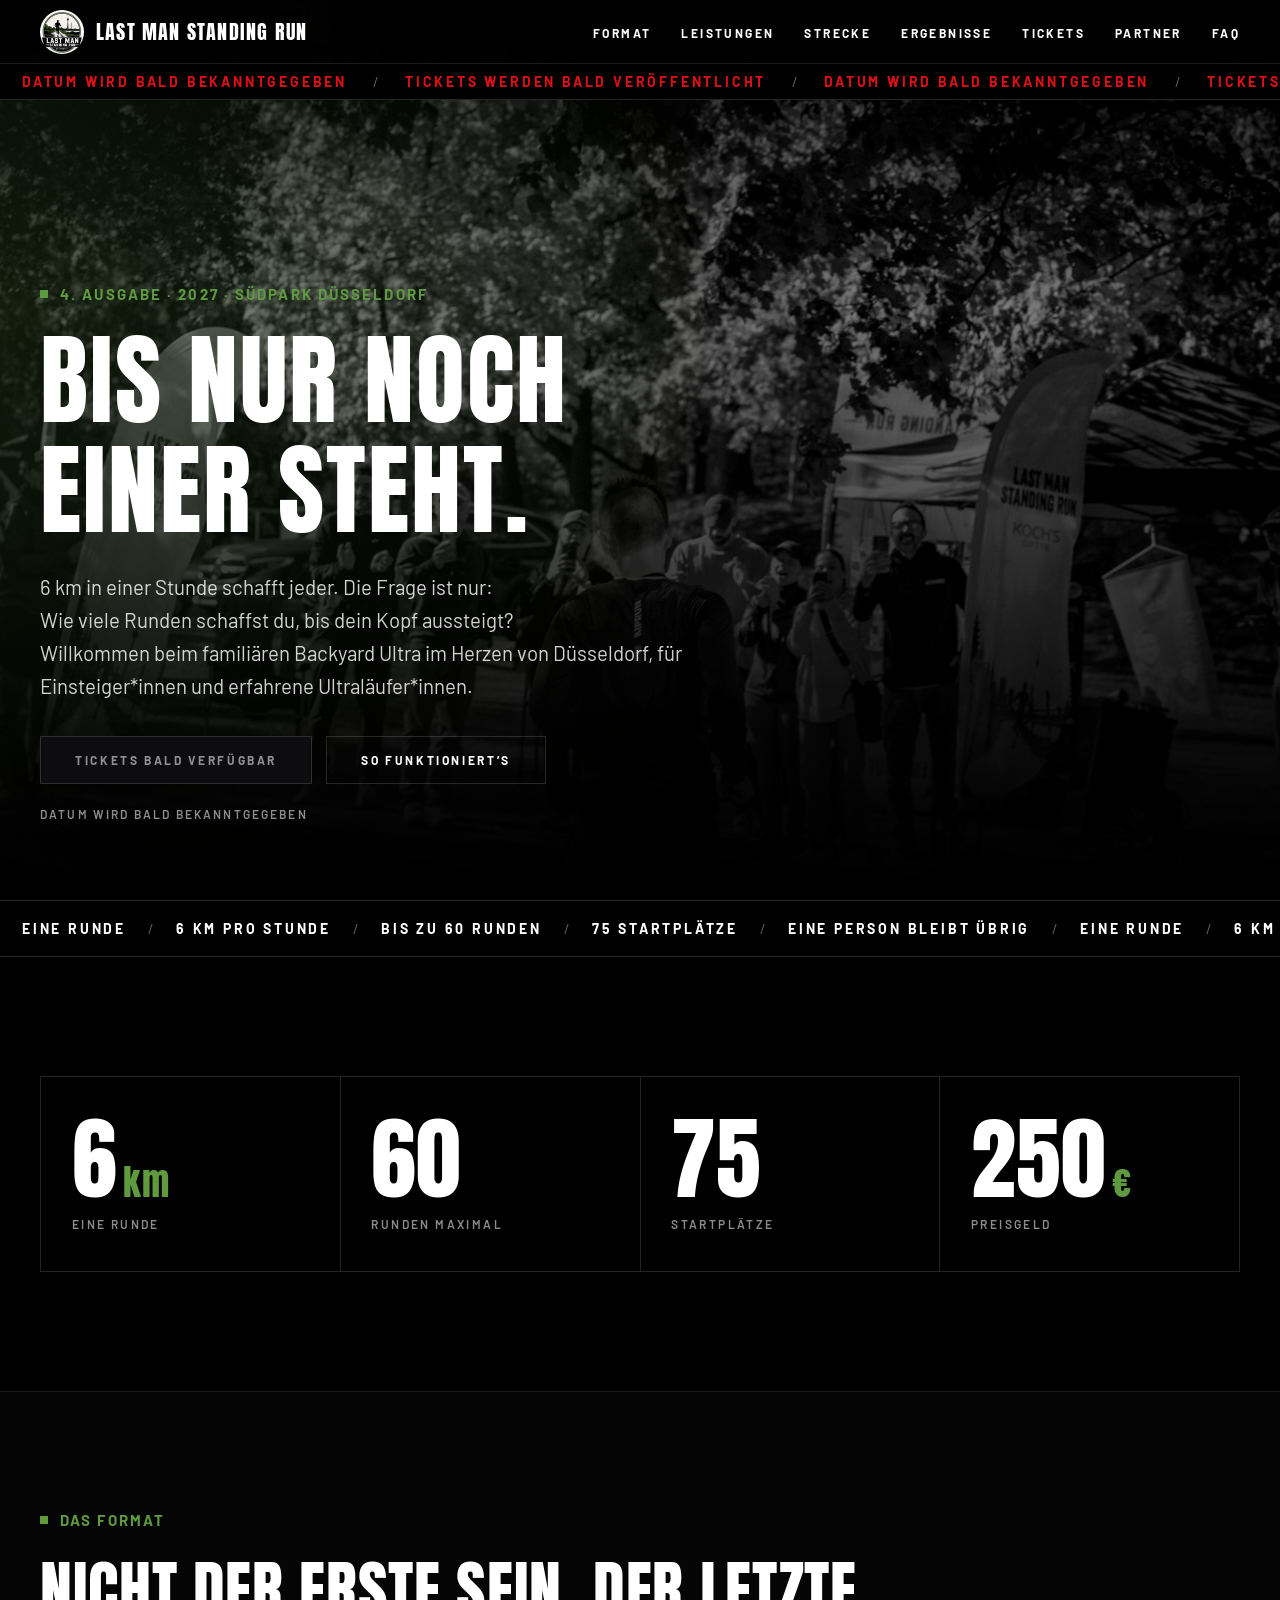
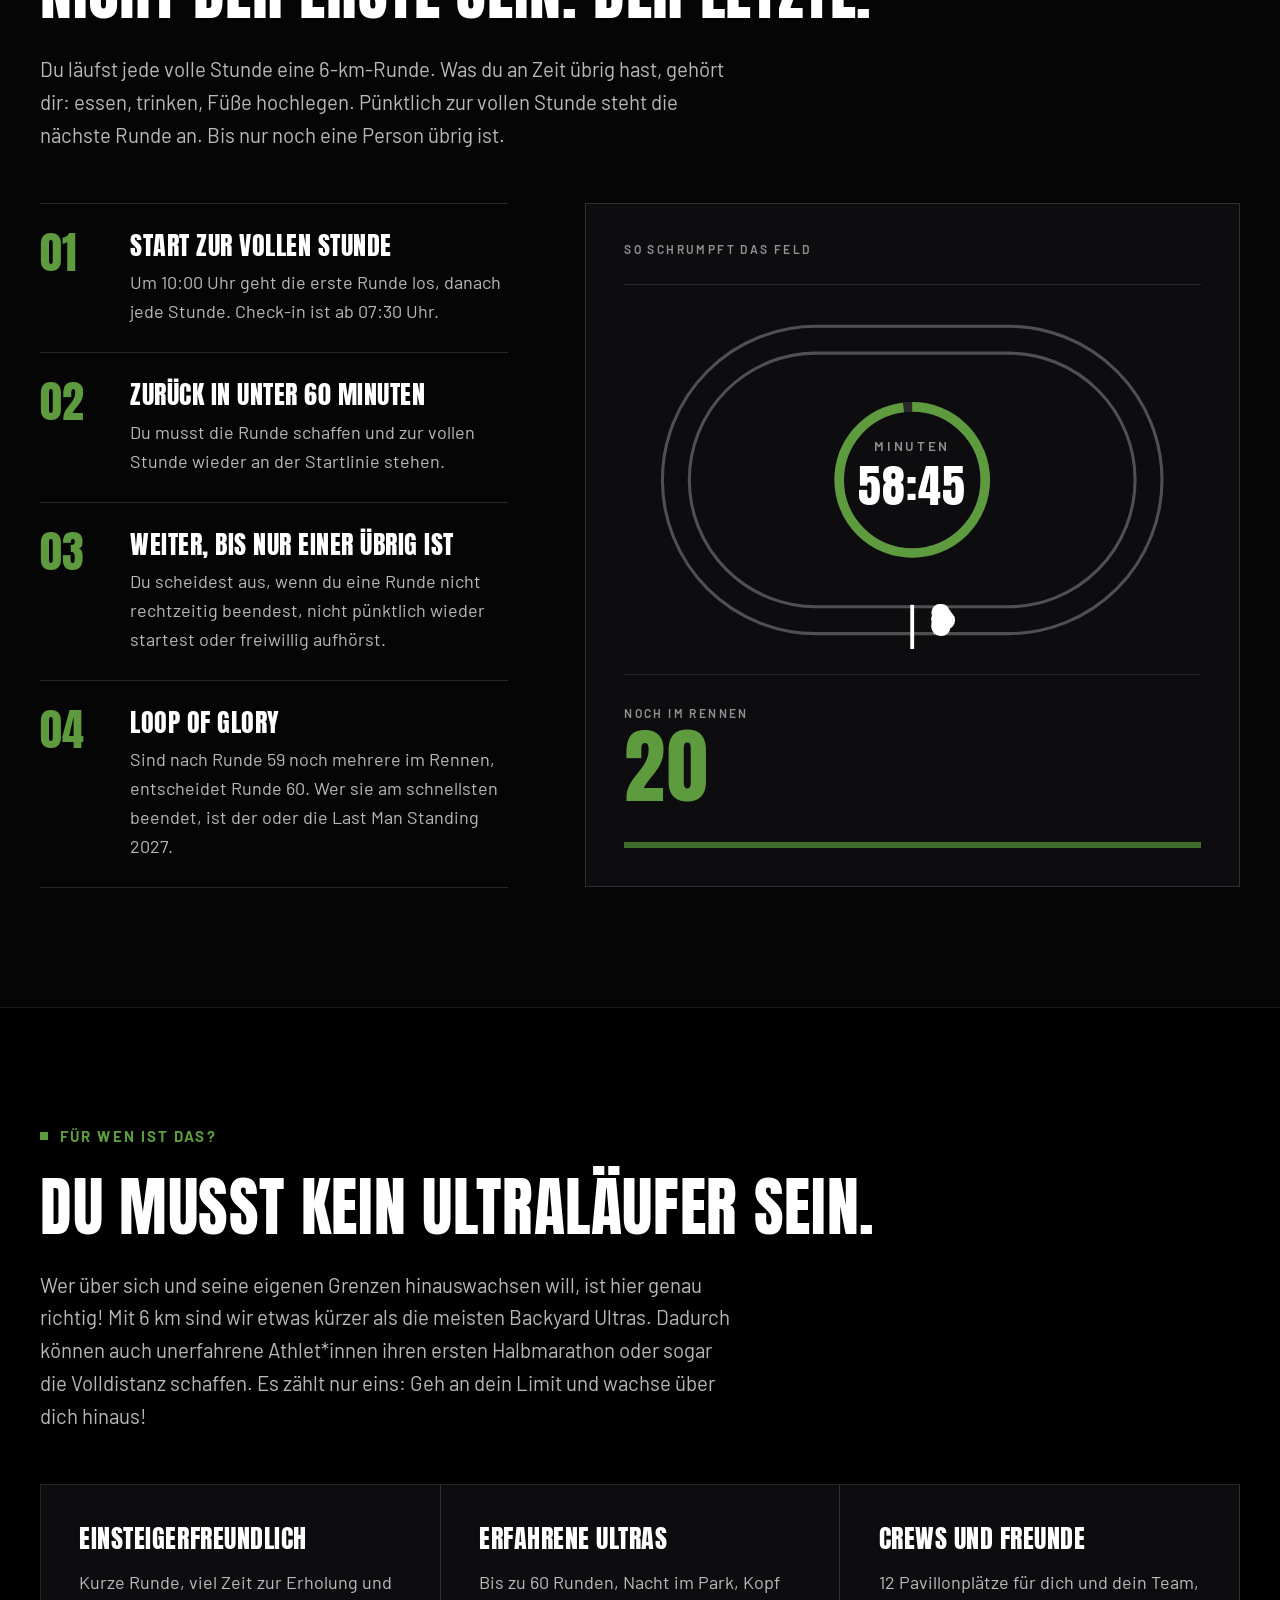
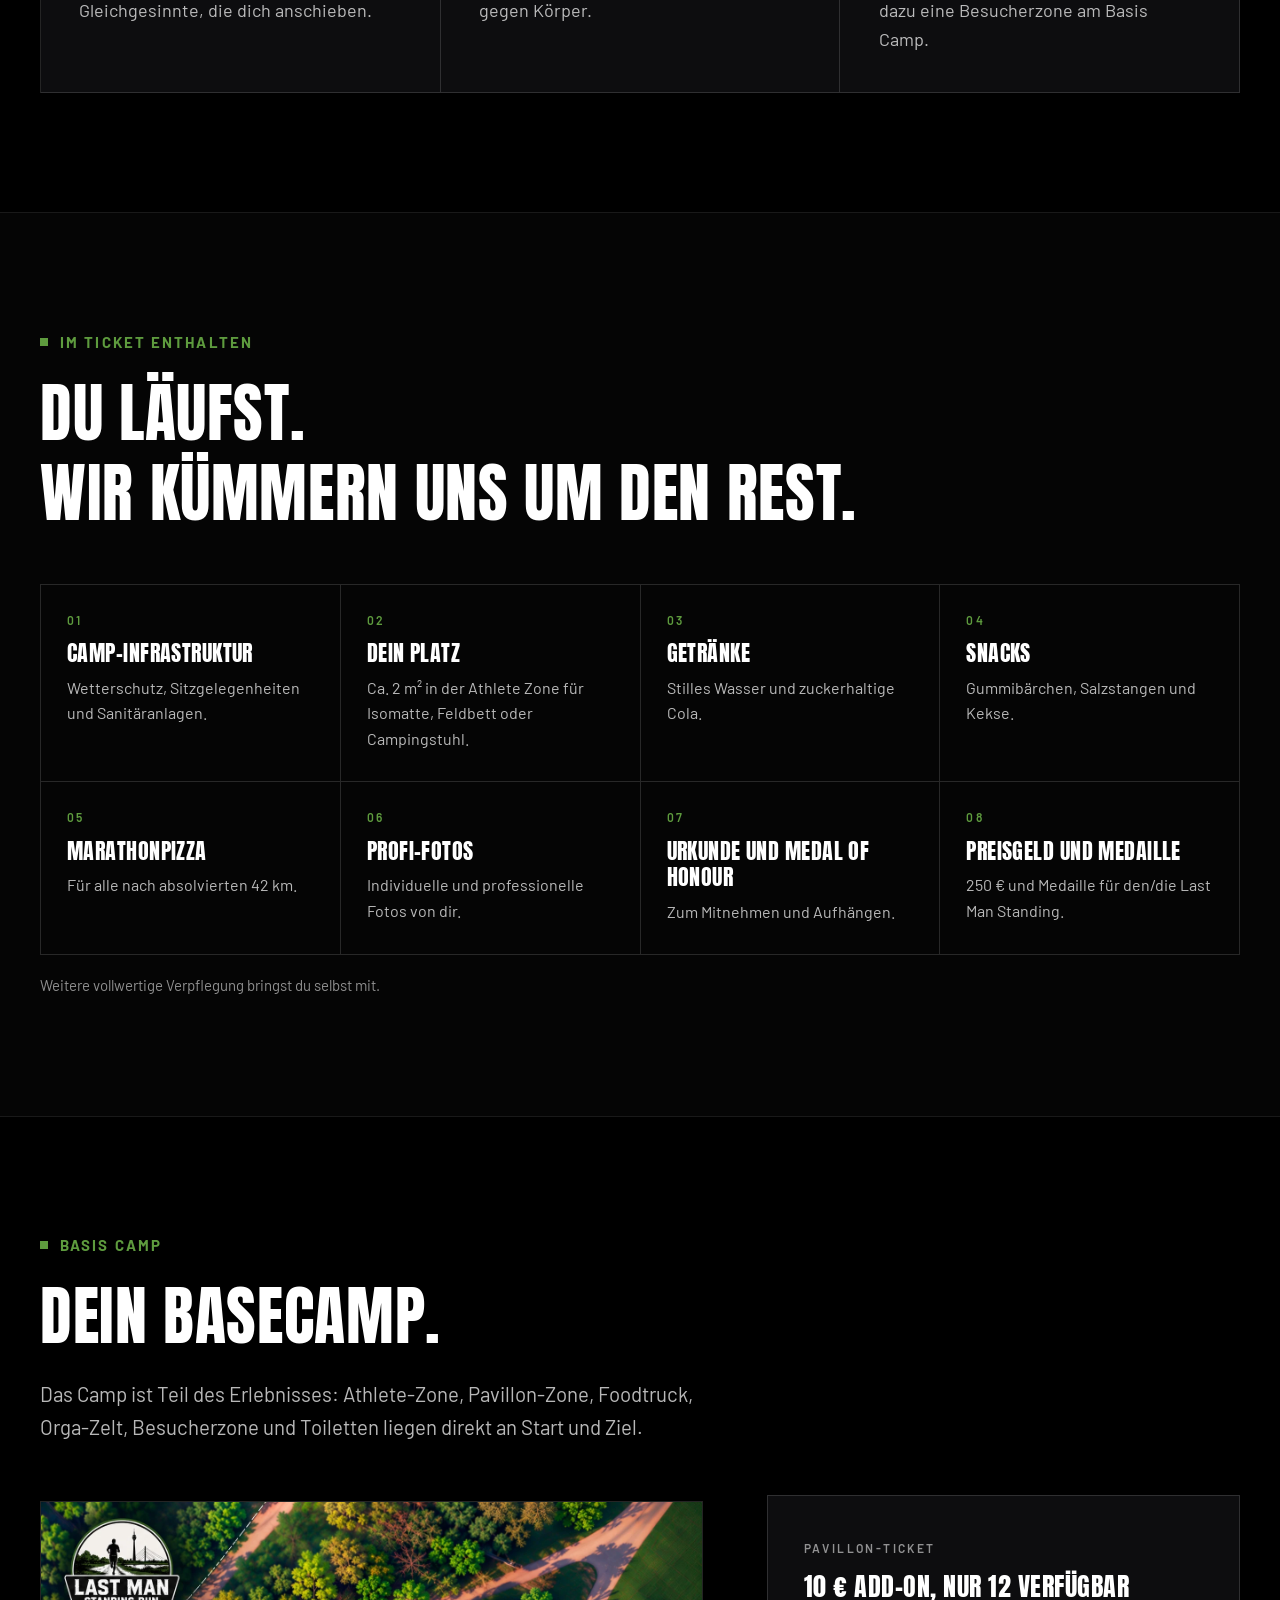
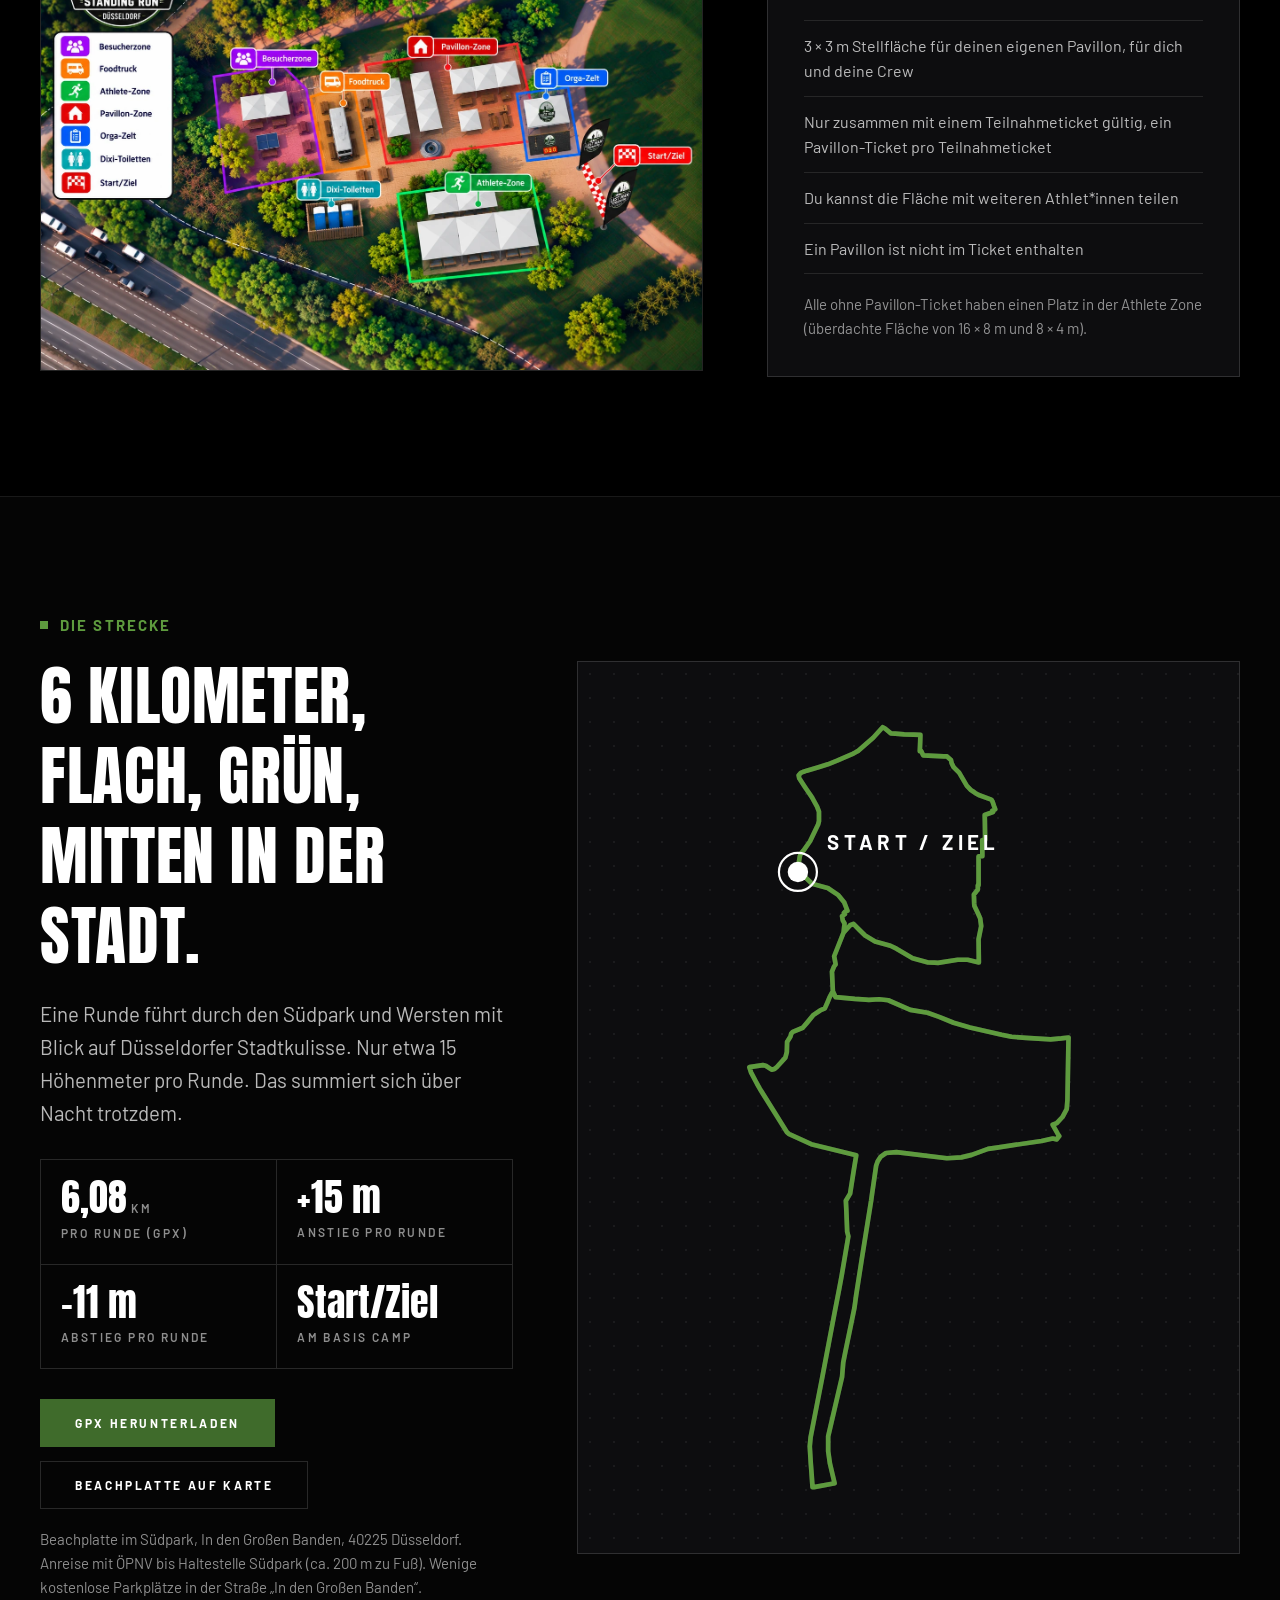
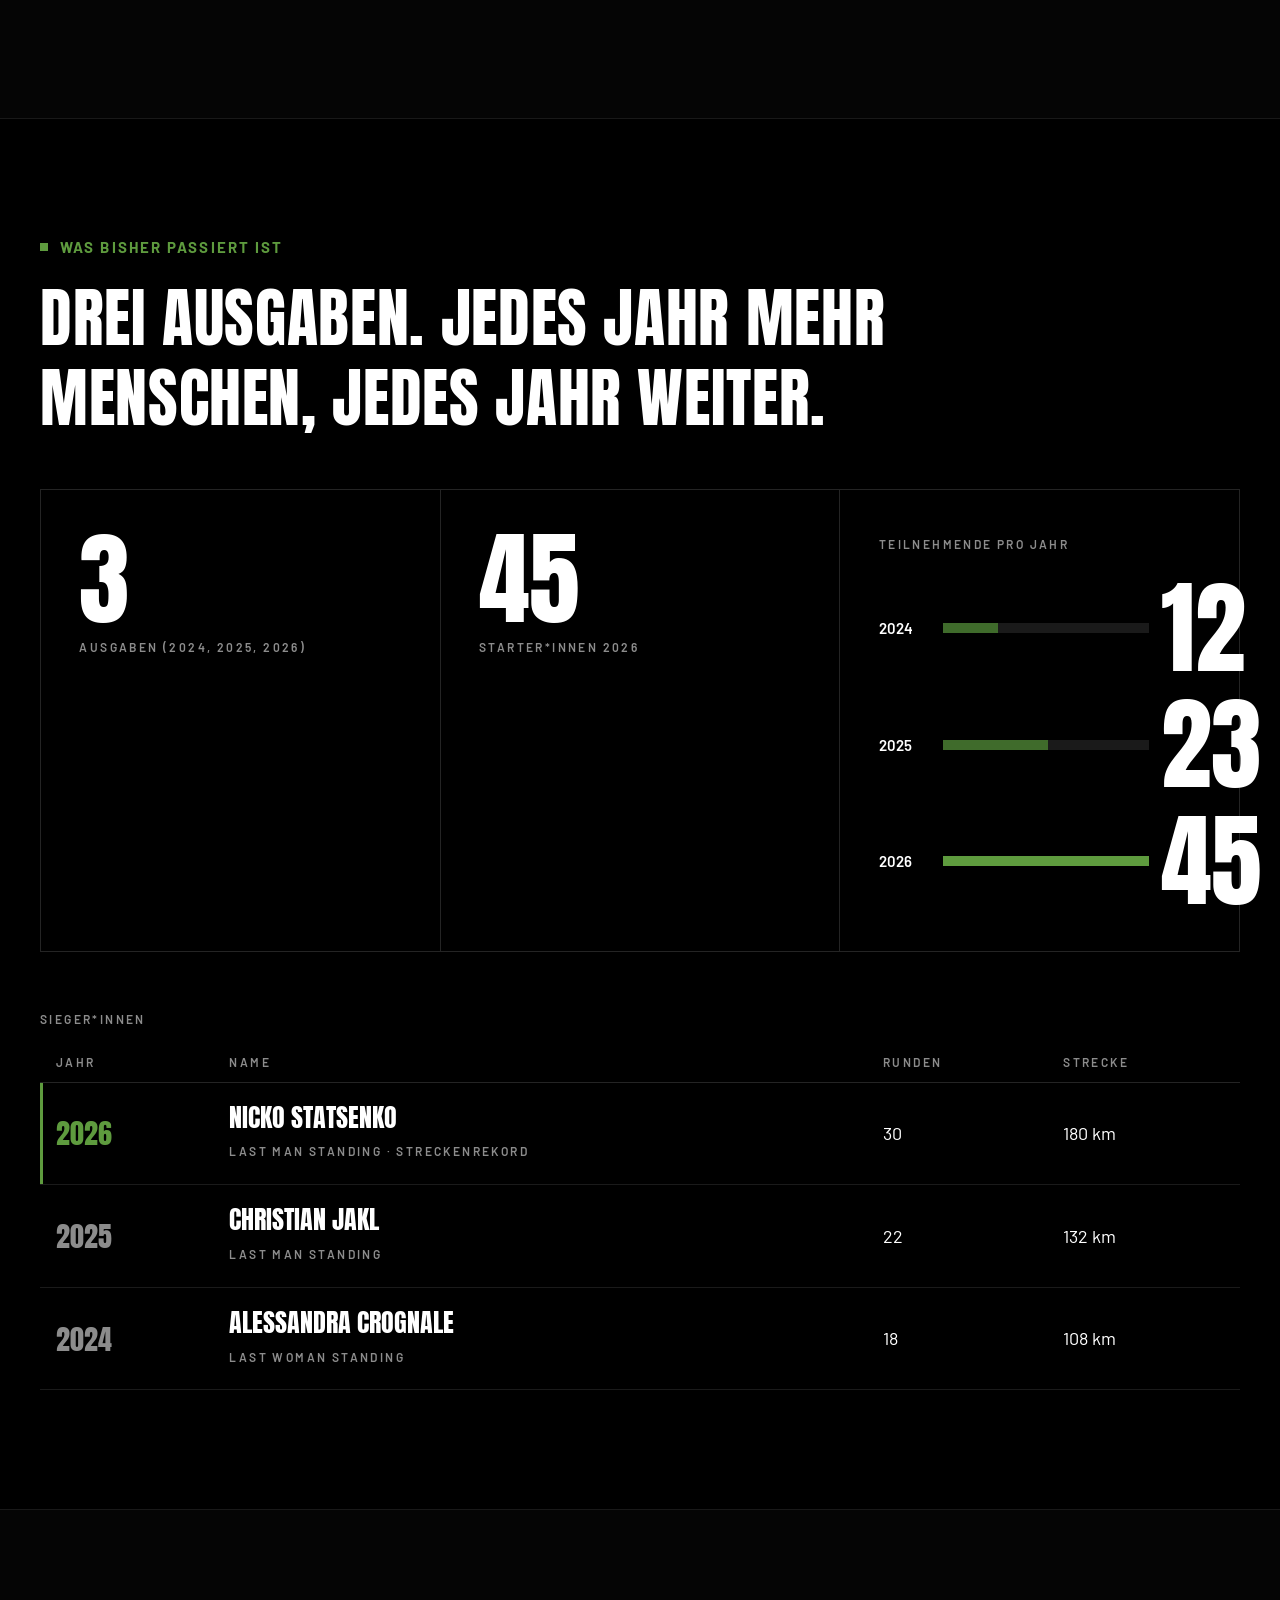
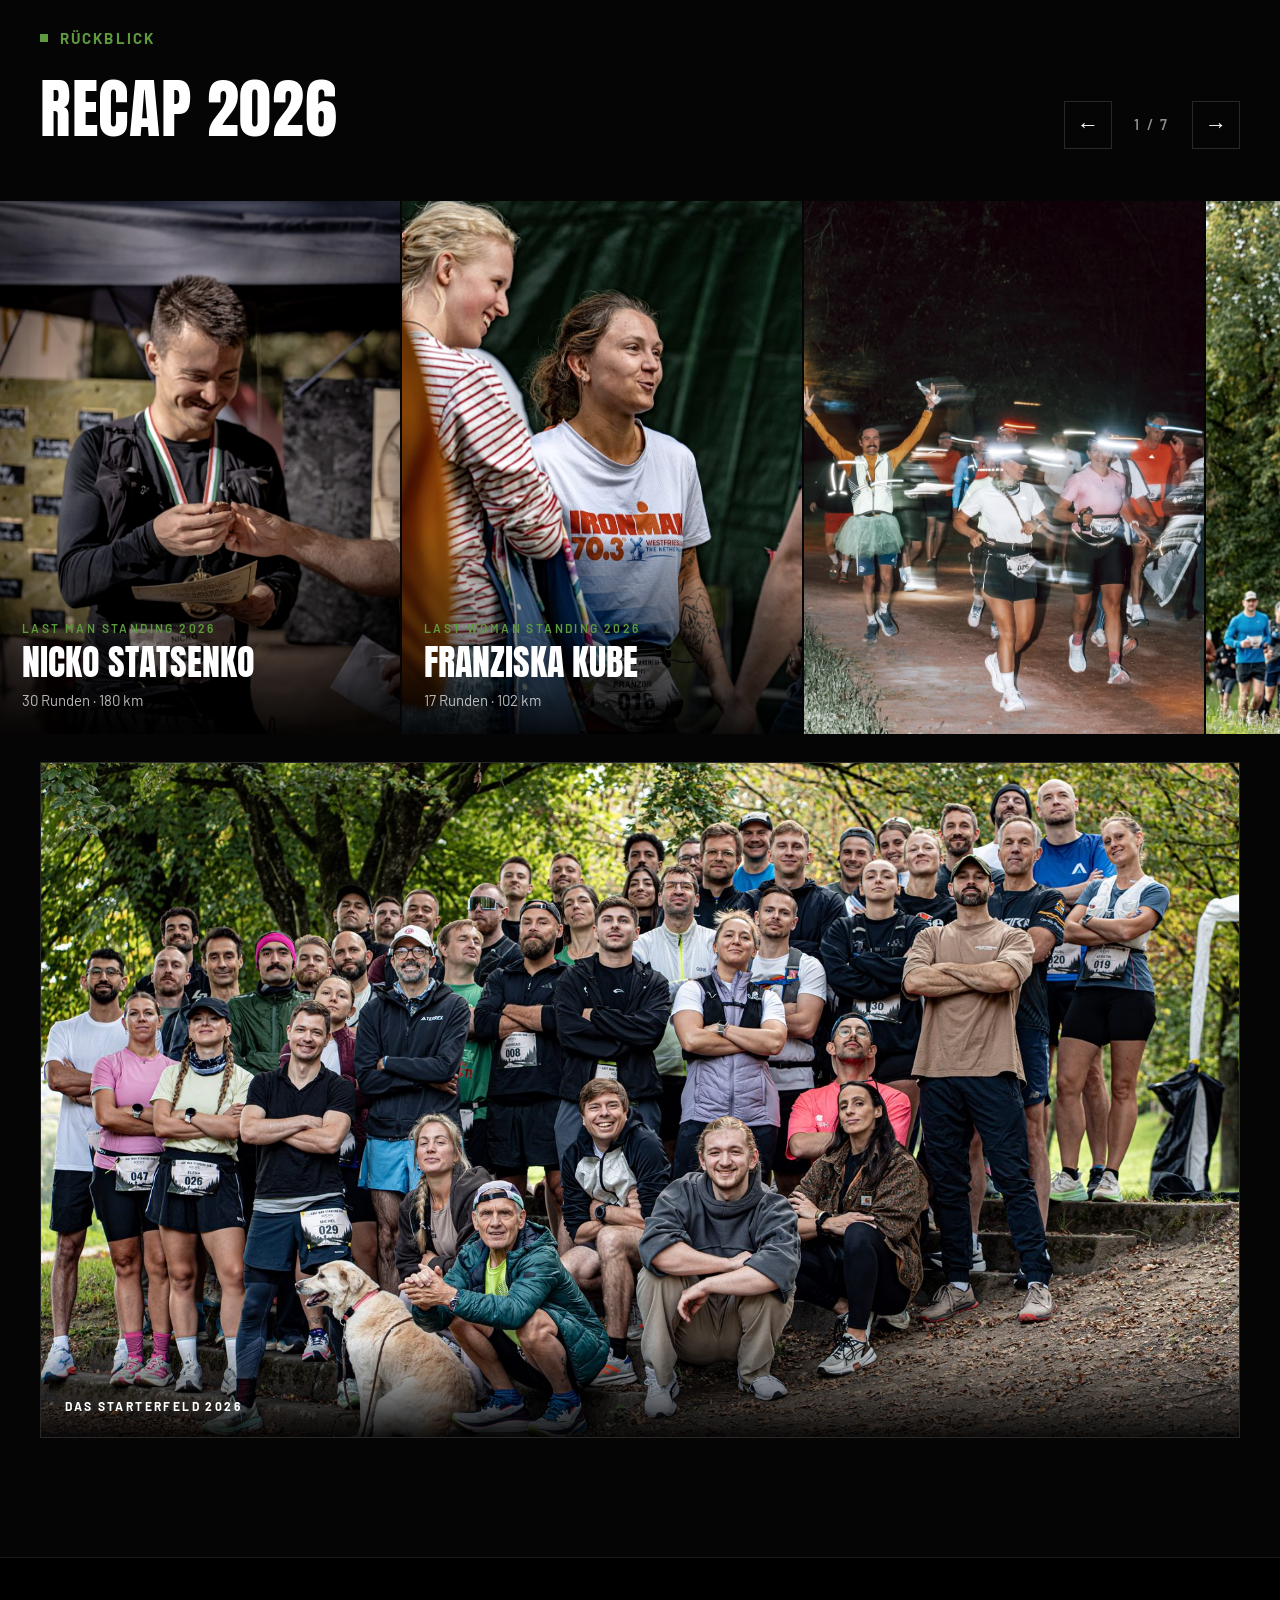
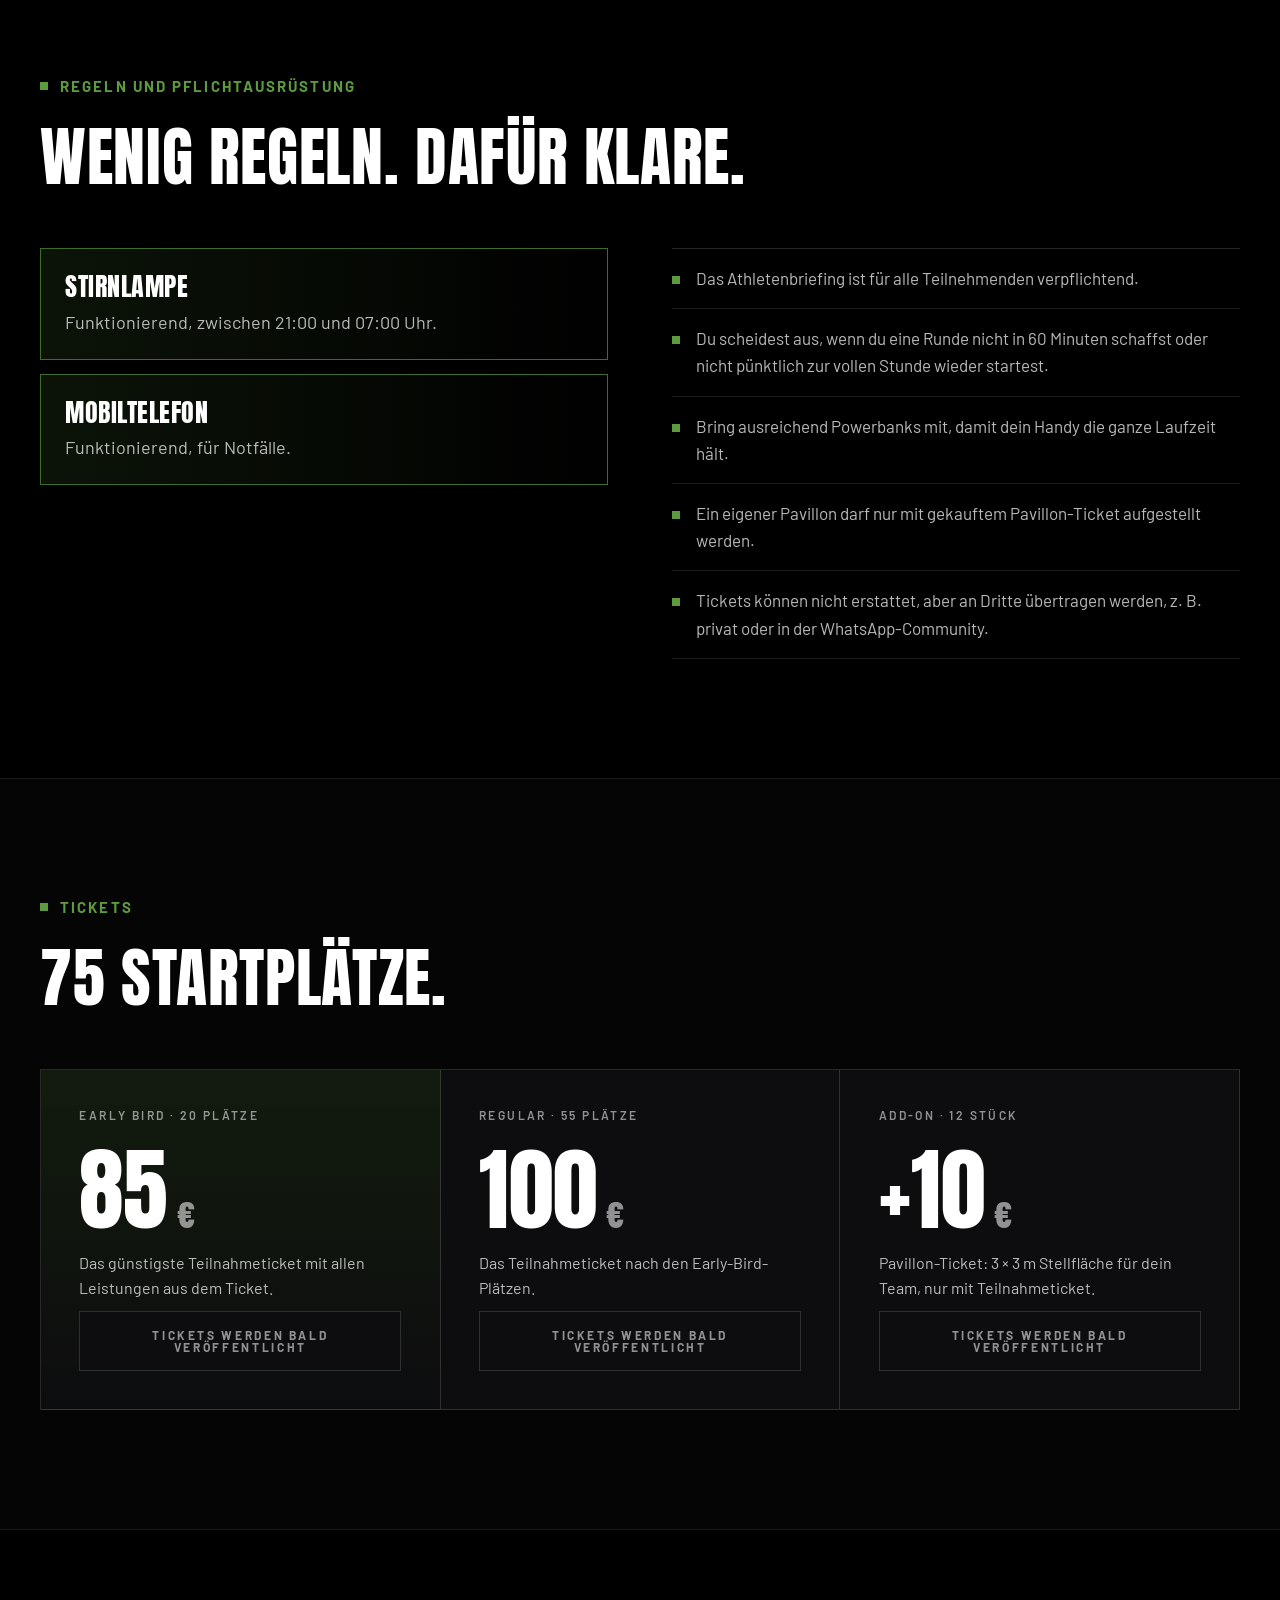
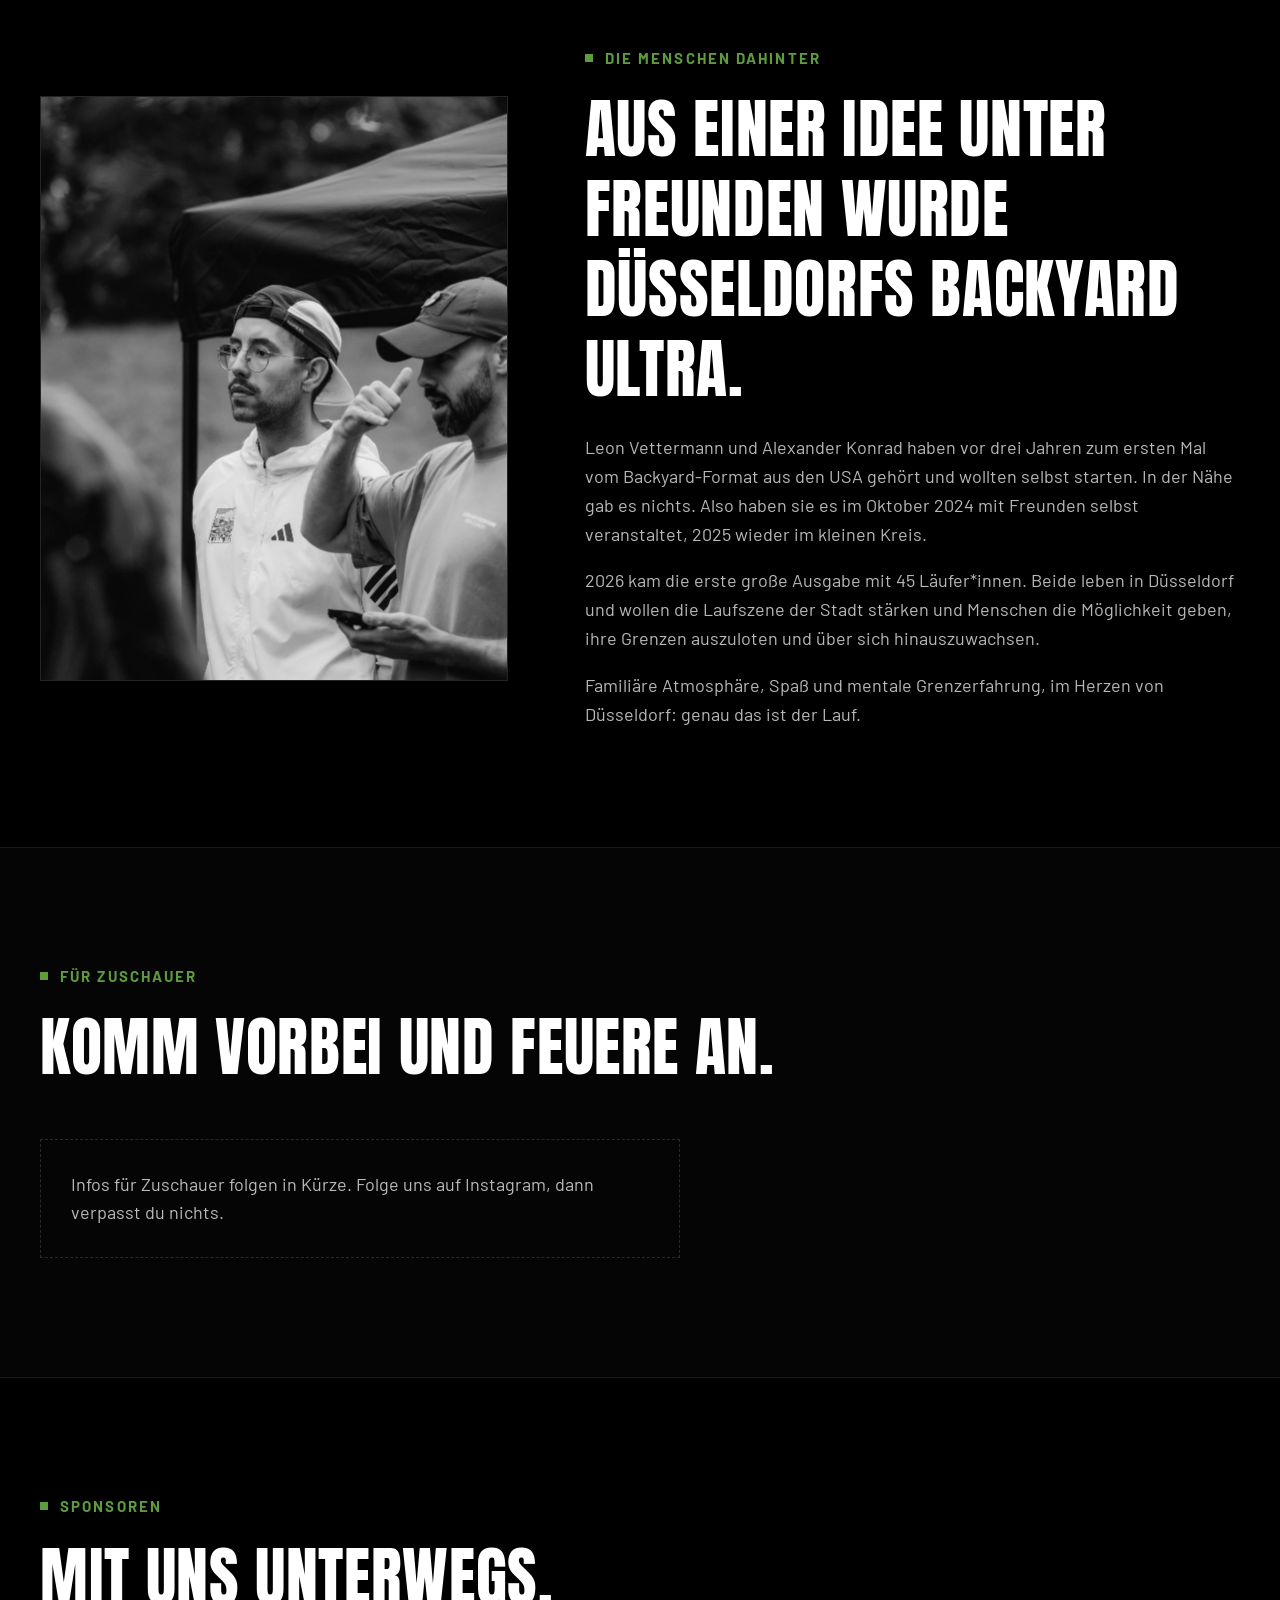
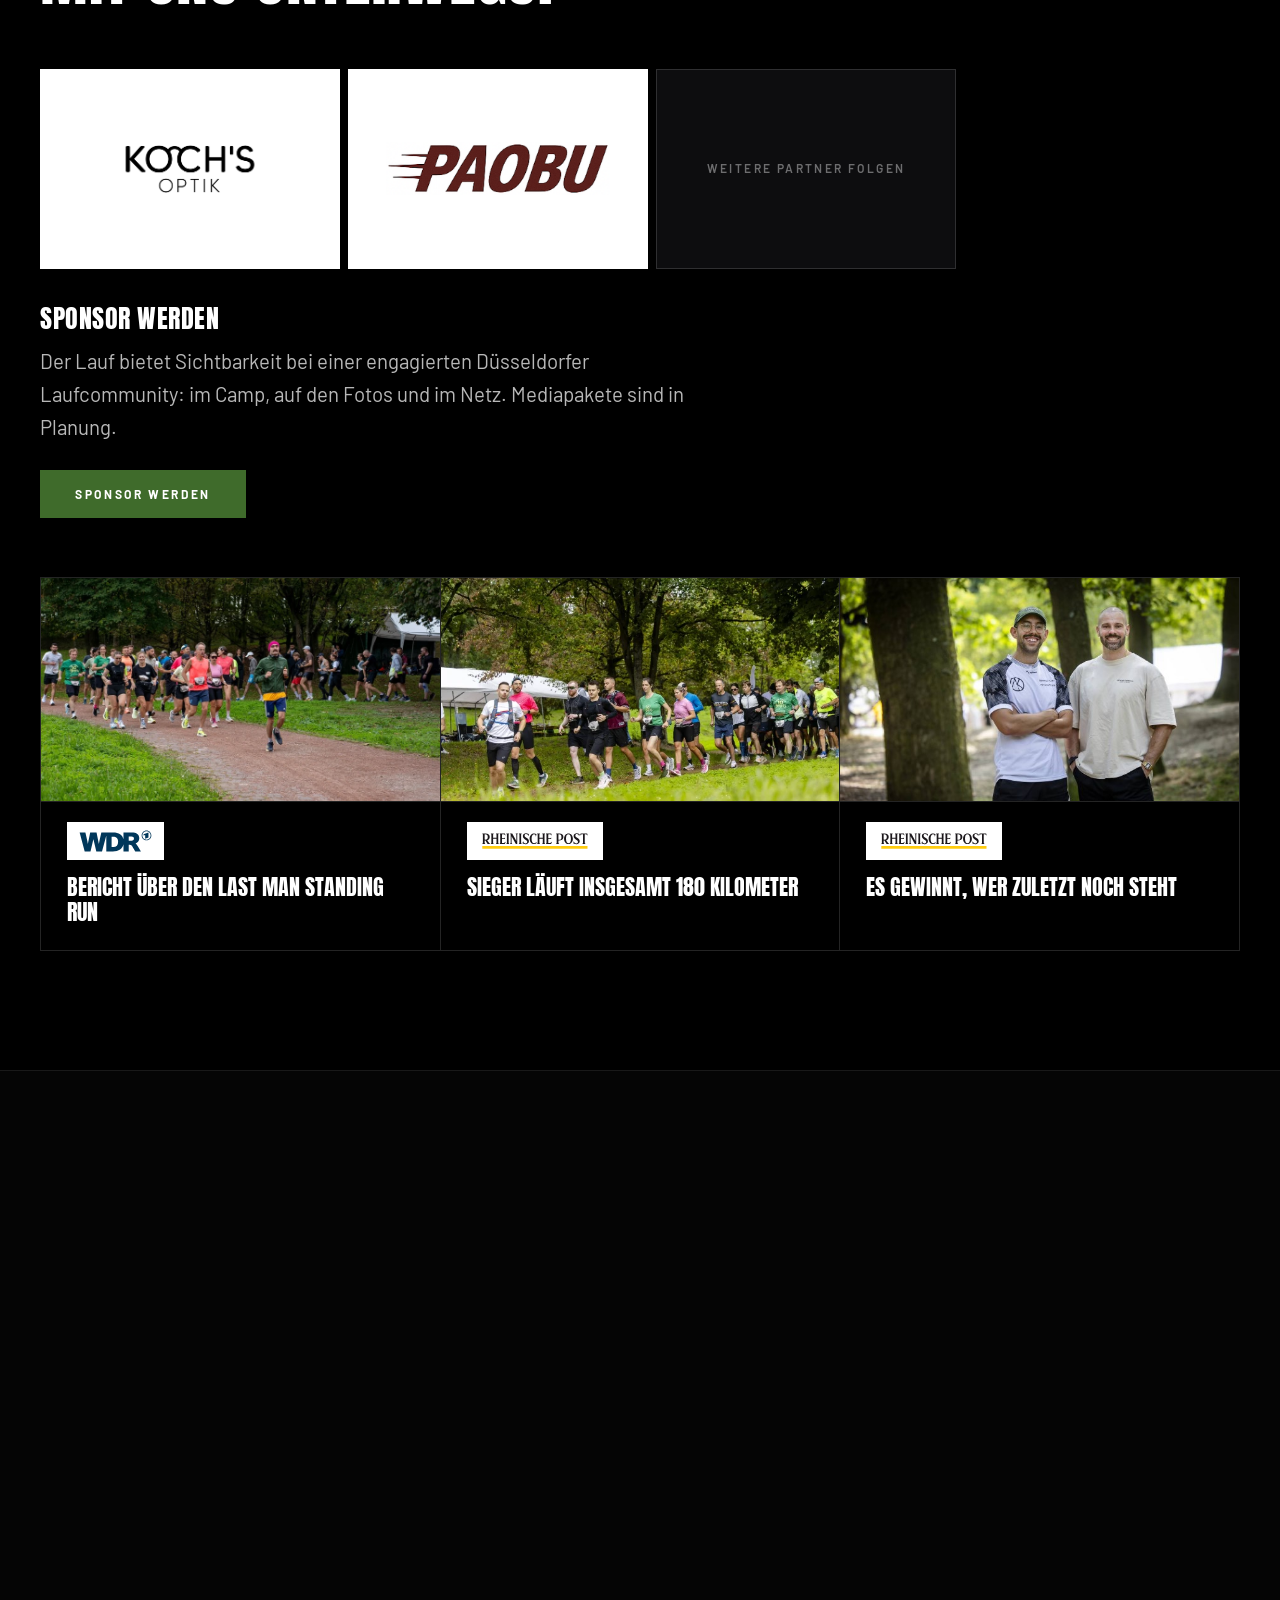
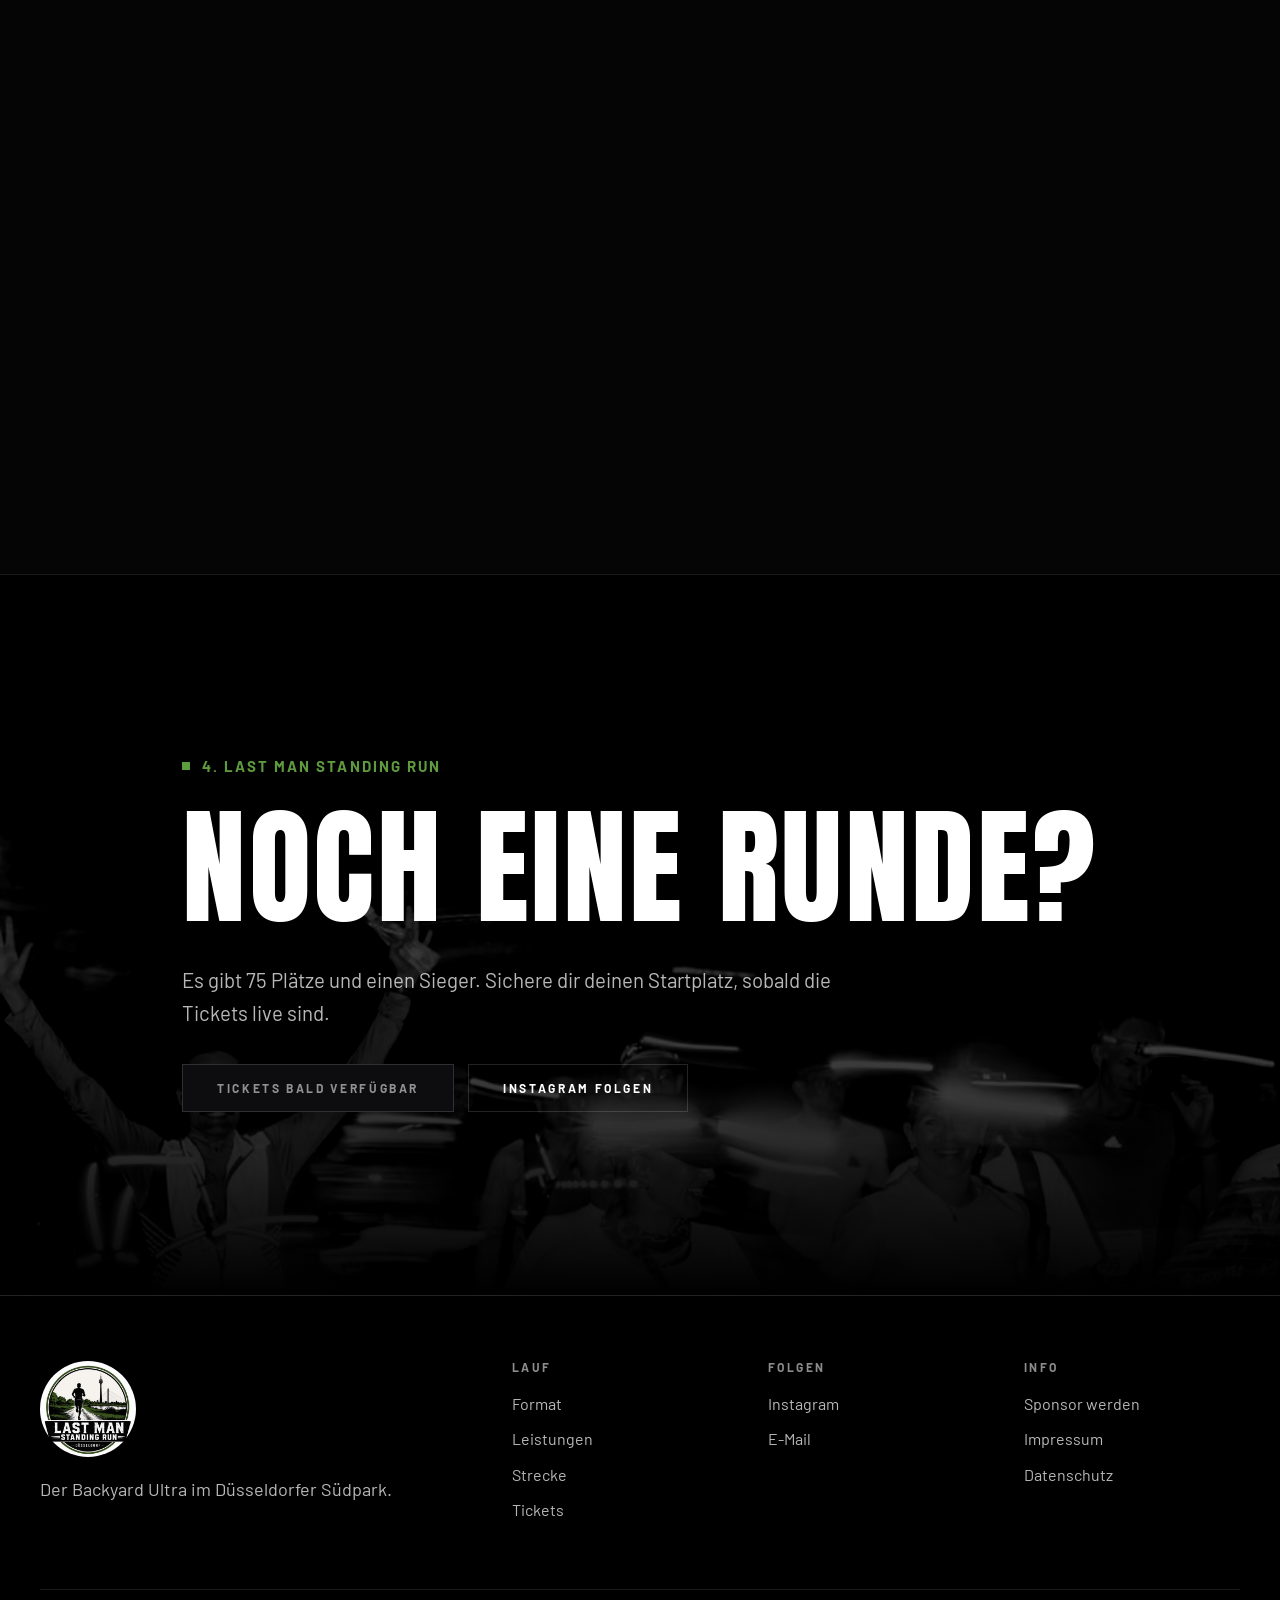
<file: index.html>
<!DOCTYPE html>
<html lang="de">
<head>
<meta charset="utf-8">
<meta name="viewport" content="width=device-width, initial-scale=1">
<title>Last Man Standing Run Düsseldorf – Backyard Ultra im Südpark</title>
<meta name="description" content="Jede Stunde eine 6-km-Runde, bis nur noch einer steht. Der Last Man Standing Run ist der Backyard Ultra im Düsseldorfer Südpark. 4. Ausgabe 2027.">
<meta name="robots" content="noindex, nofollow">
<meta name="theme-color" content="#000000">
<link rel="canonical" href="https://lastmanstandingrun.github.io/LMSR/">
<meta property="og:type" content="website">
<meta property="og:locale" content="de_DE">
<meta property="og:site_name" content="Last Man Standing Run">
<meta property="og:url" content="https://lastmanstandingrun.github.io/LMSR/">
<meta property="og:title" content="Last Man Standing Run Düsseldorf – Backyard Ultra im Südpark">
<meta property="og:description" content="Jede Stunde eine 6-km-Runde, bis nur noch einer steht. Backyard Ultra im Düsseldorfer Südpark, 4. Ausgabe 2027.">
<meta property="og:image" content="https://lastmanstandingrun.github.io/LMSR/assets/img/event-page.jpg">
<meta property="og:image:alt" content="Logo des Last Man Standing Run Düsseldorf">
<meta name="twitter:card" content="summary_large_image">
<link rel="icon" href="assets/img/logo.jpg">
<link rel="preload" href="assets/fonts/anton-400.woff2" as="font" type="font/woff2" crossorigin>
<link rel="preload" href="assets/fonts/barlow-400.woff2" as="font" type="font/woff2" crossorigin>
<link rel="stylesheet" href="css/style.css">
</head>
<body>
<a class="skip" href="#main">Zum Inhalt springen</a>

<!-- Laufband -->
<div class="ticker" role="region" aria-label="Hinweise">
  <div class="ticker-track" aria-hidden="true">
    <span>Datum wird bald bekanntgegeben</span><i>/</i><span>Tickets werden bald veröffentlicht</span><i>/</i>
    <span>Datum wird bald bekanntgegeben</span><i>/</i><span>Tickets werden bald veröffentlicht</span><i>/</i>
    <span>Datum wird bald bekanntgegeben</span><i>/</i><span>Tickets werden bald veröffentlicht</span><i>/</i>
    <span>Datum wird bald bekanntgegeben</span><i>/</i><span>Tickets werden bald veröffentlicht</span><i>/</i>
    <span>Datum wird bald bekanntgegeben</span><i>/</i><span>Tickets werden bald veröffentlicht</span><i>/</i>
    <span>Datum wird bald bekanntgegeben</span><i>/</i><span>Tickets werden bald veröffentlicht</span><i>/</i>
    <span>Datum wird bald bekanntgegeben</span><i>/</i><span>Tickets werden bald veröffentlicht</span><i>/</i>
    <span>Datum wird bald bekanntgegeben</span><i>/</i><span>Tickets werden bald veröffentlicht</span><i>/</i>
  </div>
  <span class="sr-only" style="position:absolute;left:-9999px">Datum wird bald bekanntgegeben. Tickets werden bald veröffentlicht.</span>
</div>

<!-- Navigation -->
<header class="nav" id="nav">
  <div class="wrap">
    <a class="brand" href="#top" aria-label="Last Man Standing Run, zum Seitenanfang">
      <img src="assets/img/logo.jpg" alt="" width="44" height="44">
      <span>Last Man Standing Run</span>
    </a>
    <button class="burger" id="burger" aria-label="Menü öffnen" aria-expanded="false" aria-controls="menu"><span></span></button>
    <ul id="menu">
      <li><a href="#format">Format</a></li>
      <li><a href="#leistungen">Leistungen</a></li>
      <li><a href="#strecke">Strecke</a></li>
      <li><a href="#ergebnisse">Ergebnisse</a></li>
      <li><a href="#tickets">Tickets</a></li>
      <li><a href="#sponsoren">Partner</a></li>
      <li><a href="#faq">FAQ</a></li>
    </ul>
  </div>
</header>

<main id="main">

<!-- Hero -->
<section class="hero" id="top">
  <div class="hero-bg"><img src="assets/img/eindruck-4.jpg" alt="" width="1400" height="933" fetchpriority="high"></div>
  <div class="wrap">
    <div class="kicker">4. Ausgabe · 2027 · Südpark Düsseldorf</div>
    <h1>Bis nur noch einer steht.</h1>
    <p class="lead">6 km in einer Stunde schafft jeder. Die Frage ist nur:<br>Wie viele Runden schaffst du, bis dein Kopf aussteigt?<br>Willkommen beim familiären Backyard Ultra im Herzen von Düsseldorf, für Einsteiger*innen und erfahrene Ultraläufer*innen.</p>
    <div class="btn-row">
      <a class="btn" href="#tickets" aria-disabled="true" tabindex="-1">Tickets bald verfügbar</a>
      <a class="btn ghost" href="#format">So funktioniert’s</a>
    </div>
    <p class="hero-note">Datum wird bald bekanntgegeben</p>
  </div>
</section>

<!-- Info-Band -->
<div class="strip" aria-hidden="true">
  <div class="strip-track">
    <span>Eine Runde</span><i>/</i><span>6 km pro Stunde</span><i>/</i><span>Bis zu 60 Runden</span><i>/</i><span>75 Startplätze</span><i>/</i><span>Eine Person bleibt übrig</span><i>/</i>
    <span>Eine Runde</span><i>/</i><span>6 km pro Stunde</span><i>/</i><span>Bis zu 60 Runden</span><i>/</i><span>75 Startplätze</span><i>/</i><span>Eine Person bleibt übrig</span><i>/</i>
    <span>Eine Runde</span><i>/</i><span>6 km pro Stunde</span><i>/</i><span>Bis zu 60 Runden</span><i>/</i><span>75 Startplätze</span><i>/</i><span>Eine Person bleibt übrig</span><i>/</i>
    <span>Eine Runde</span><i>/</i><span>6 km pro Stunde</span><i>/</i><span>Bis zu 60 Runden</span><i>/</i><span>75 Startplätze</span><i>/</i><span>Eine Person bleibt übrig</span><i>/</i>
  </div>
</div>

<!-- Kennzahlen -->
<section class="sec" aria-label="Kennzahlen">
  <div class="wrap">
    <div class="stats reveal">
      <div class="stat"><b>6<small>km</small></b><span class="label">Eine Runde</span></div>
      <div class="stat"><b>60</b><span class="label">Runden maximal</span></div>
      <div class="stat"><b>75</b><span class="label">Startplätze</span></div>
      <div class="stat"><b>250<small>€</small></b><span class="label">Preisgeld</span></div>
    </div>
  </div>
</section>

<!-- Format -->
<section class="sec band" id="format">
  <div class="wrap">
    <div class="sec-head reveal">
      <div class="kicker">Das Format</div>
      <h2>Nicht der Erste sein. Der Letzte.</h2>
      <p class="lead">Du läufst jede volle Stunde eine 6-km-Runde. Was du an Zeit übrig hast, gehört dir: essen, trinken, Füße hochlegen. Pünktlich zur vollen Stunde steht die nächste Runde an. Bis nur noch eine Person übrig ist.</p>
    </div>
    <div class="format-grid">
      <ol class="steps reveal">
        <li><div><h3>Start zur vollen Stunde</h3><p>Um 10:00 Uhr geht die erste Runde los, danach jede Stunde. Check-in ist ab 07:30 Uhr.</p></div></li>
        <li><div><h3>Zurück in unter 60 Minuten</h3><p>Du musst die Runde schaffen und zur vollen Stunde wieder an der Startlinie stehen.</p></div></li>
        <li><div><h3>Weiter, bis nur einer übrig ist</h3><p>Du scheidest aus, wenn du eine Runde nicht rechtzeitig beendest, nicht pünktlich wieder startest oder freiwillig aufhörst.</p></div></li>
        <li><div><h3>Loop of Glory</h3><p>Sind nach Runde 59 noch mehrere im Rennen, entscheidet Runde 60. Wer sie am schnellsten beendet, ist der oder die Last Man Standing 2027.</p></div></li>
      </ol>
      <div class="reveal">
        <div class="board" id="board" role="img" aria-label="Animation: 45 Punkte laufen im Kreis über die Strecke und scheiden Runde für Runde aus, bis nur noch einer übrig ist">
          <div class="board-top"><span class="label">So schrumpft das Feld</span><span class="label" id="b-state">Start</span></div>
          <div class="sim">
            <svg class="sim-svg" viewBox="0 0 300 180" aria-hidden="true">
              <path class="lane" d="M150,170 H200 A80 80 0 0 0 200,10 H100 A80 80 0 0 0 100,170 Z"/>
              <path class="lane" d="M150,156 H200 A66 66 0 0 0 200,24 H100 A66 66 0 0 0 100,156 Z"/>
              <path id="simPath" fill="none" d="M150,163 H200 A73 73 0 0 0 200,17 H100 A73 73 0 0 0 100,163 Z"/>
              <line x1="150" y1="155" x2="150" y2="178" stroke="#fff" stroke-width="2"/>
              <defs>
                <radialGradient id="gold" cx="35%" cy="30%" r="75%"><stop offset="0" stop-color="#fff0a8"/><stop offset=".45" stop-color="#e5b32a"/><stop offset="1" stop-color="#8f6410"/></radialGradient>
              </defs>
              <g id="clock">
              <circle cx="150" cy="90" r="38" class="clock-bg"/>
              <circle cx="150" cy="90" r="38" class="clock-arc" id="clockArc" transform="rotate(-90 150 90)"/>
              <text x="150" y="75" text-anchor="middle" class="clock-label">Minuten</text>
              <text x="150" y="103" text-anchor="middle" class="clock-time" id="clockTime">60:00</text>
              </g>
              <g id="simDots"></g>
              <g id="medal">
                <text x="150" y="132" text-anchor="middle" class="medal-text">Last Man Standing</text>
                <polygon points="140,139 150,158 160,139 154,139 150,147 146,139" class="medal-ribbon"/>
                <circle cx="150" cy="163" r="13" fill="url(#gold)" stroke="#fff3b0" stroke-width="1.2"/>
                <circle cx="150" cy="163" r="9" fill="none" stroke="#8f6410" stroke-width=".9"/>
                <text x="150" y="168" text-anchor="middle" class="medal-num">1</text>
              </g>
            </svg>
          </div>
          <div class="sim-read">
            <div class="board-cell"><span class="label">Noch im Rennen</span><div class="seg green" id="b-in">20</div></div>
          </div>
          <div class="board-bar"><i id="b-bar"></i></div>
        </div>
      </div>
    </div>
  </div>
</section>

<!-- Für wen -->
<section class="sec">
  <div class="wrap">
    <div class="sec-head reveal">
      <div class="kicker">Für wen ist das?</div>
      <h2>Du musst kein Ultraläufer sein.</h2>
      <p class="lead">Wer über sich und seine eigenen Grenzen hinauswachsen will, ist hier genau richtig! Mit 6 km sind wir etwas kürzer als die meisten Backyard Ultras. Dadurch können auch unerfahrene Athlet*innen ihren ersten Halbmarathon oder sogar die Volldistanz schaffen. Es zählt nur eins: Geh an dein Limit und wachse über dich hinaus!</p>
    </div>
    <div class="cols3 reveal">
      <div><h3>Einsteigerfreundlich</h3><p>Kurze Runde, viel Zeit zur Erholung und Gleichgesinnte, die dich anschieben.</p></div>
      <div><h3>Erfahrene Ultras</h3><p>Bis zu 60 Runden, Nacht im Park, Kopf gegen Körper.</p></div>
      <div><h3>Crews und Freunde</h3><p>12 Pavillonplätze für dich und dein Team, dazu eine Besucherzone am Basis Camp.</p></div>
    </div>
  </div>
</section>

<!-- Leistungen -->
<section class="sec band" id="leistungen">
  <div class="wrap">
    <div class="sec-head reveal">
      <div class="kicker">Im Ticket enthalten</div>
      <h2>Du läufst.<br>Wir kümmern uns um den Rest.</h2>
    </div>
    <div class="perk-grid reveal">
      <div class="perk"><span class="label">01</span><h3>Camp-Infrastruktur</h3><p>Wetterschutz, Sitzgelegenheiten und Sanitäranlagen.</p></div>
      <div class="perk"><span class="label">02</span><h3>Dein Platz</h3><p>Ca. 2 m² in der Athlete Zone für Isomatte, Feldbett oder Campingstuhl.</p></div>
      <div class="perk"><span class="label">03</span><h3>Getränke</h3><p>Stilles Wasser und zuckerhaltige Cola.</p></div>
      <div class="perk"><span class="label">04</span><h3>Snacks</h3><p>Gummibärchen, Salzstangen und Kekse.</p></div>
      <div class="perk"><span class="label">05</span><h3>Marathonpizza</h3><p>Für alle nach absolvierten 42 km.</p></div>
      <div class="perk"><span class="label">06</span><h3>Profi-Fotos</h3><p>Individuelle und professionelle Fotos von dir.</p></div>
      <div class="perk"><span class="label">07</span><h3>Urkunde und Medal of Honour</h3><p>Zum Mitnehmen und Aufhängen.</p></div>
      <div class="perk"><span class="label">08</span><h3>Preisgeld und Medaille</h3><p>250 € und Medaille für den/die Last Man Standing.</p></div>
    </div>
    <p class="small-note">Weitere vollwertige Verpflegung bringst du selbst mit.</p>
  </div>
</section>

<!-- Basis Camp -->
<section class="sec" id="camp">
  <div class="wrap">
    <div class="sec-head reveal">
      <div class="kicker">Basis Camp</div>
      <h2>Dein Basecamp.</h2>
      <p class="lead">Das Camp ist Teil des Erlebnisses: Athlete-Zone, Pavillon-Zone, Foodtruck, Orga-Zelt, Besucherzone und Toiletten liegen direkt an Start und Ziel.</p>
    </div>
    <div class="camp-grid">
      <figure class="camp-img reveal"><img src="assets/img/basecamp.webp" alt="Übersichtsgrafik des Basis Camps mit Besucherzone, Foodtruck, Athlete-Zone, Pavillon-Zone, Orga-Zelt, Dixi-Toiletten und Start/Ziel" width="1490" height="1055" loading="lazy"></figure>
      <div class="ticket-box reveal">
        <span class="label">Pavillon-Ticket</span>
        <h3 style="margin-top:10px">10 € Add-on, nur 12 verfügbar</h3>
        <ul>
          <li>3 × 3 m Stellfläche für deinen eigenen Pavillon, für dich und deine Crew</li>
          <li>Nur zusammen mit einem Teilnahmeticket gültig, ein Pavillon-Ticket pro Teilnahmeticket</li>
          <li>Du kannst die Fläche mit weiteren Athlet*innen teilen</li>
          <li>Ein Pavillon ist nicht im Ticket enthalten</li>
        </ul>
        <p class="small-note">Alle ohne Pavillon-Ticket haben einen Platz in der Athlete Zone (überdachte Fläche von 16 × 8 m und 8 × 4 m).</p>
      </div>
    </div>
  </div>
</section>

<!-- Strecke -->
<section class="sec band" id="strecke">
  <div class="wrap">
    <div class="route-grid">
      <div class="reveal">
        <div class="kicker">Die Strecke</div>
        <h2>6 Kilometer, flach, grün, mitten in der Stadt.</h2>
        <p class="lead" style="margin-top:22px">Eine Runde führt durch den Südpark und Wersten mit Blick auf Düsseldorfer Stadtkulisse. Nur etwa 15 Höhenmeter pro Runde. Das summiert sich über Nacht trotzdem.</p>
        <div class="route-facts">
          <div><b>6,08<small class="label"> km</small></b><span class="label">Pro Runde (GPX)</span></div>
          <div><b>+15 m</b><span class="label">Anstieg pro Runde</span></div>
          <div><b>−11 m</b><span class="label">Abstieg pro Runde</span></div>
          <div><b>Start/Ziel</b><span class="label">Am Basis Camp</span></div>
        </div>
        <div class="btn-row">
          <a class="btn" href="assets/data/last-man-standing-run-strecke.gpx" download>GPX herunterladen</a>
          <a class="btn ghost" href="https://maps.app.goo.gl/N51VgsgNtbL3gct1A" rel="noopener" target="_blank">Beachplatte auf Karte</a>
        </div>
        <p class="small-note">Beachplatte im Südpark, In den Großen Banden, 40225 Düsseldorf. Anreise mit ÖPNV bis Haltestelle Südpark (ca. 200 m zu Fuß). Wenige kostenlose Parkplätze in der Straße „In den Großen Banden“.</p>
      </div>
      <div class="route-map reveal" id="routeMap">
        <svg viewBox="170 20 260 560" role="img" aria-label="Verlauf der 6-Kilometer-Runde, aus der GPX-Datei gezeichnet">
          <path class="route-base" d="M224,139 L225.6,139.4 L225,137 L224.3,134.3 L225.3,128.3 L225.9,126.6 L227.8,124.4 L232.3,118 L237.8,106.6 L238.4,104.2 L238.4,97.7 L237.1,94.3 L233.9,88.5 L233.4,87.7 L229.7,82.3 L228,79.7 L224.9,74.9 L224.5,72.9 L226,71.2 L227.9,70.4 L230,69.7 L238.6,67.2 L244.5,65.4 L250.8,62.9 L261.5,58.2 L263.2,57.3 L265.5,56 L269.8,52.2 L275.5,47.2 L282,40 L283.6,40.9 L287.6,44.2 L290.6,44.4 L296.7,44.9 L303.3,45.1 L307.8,45.2 L307.7,48.9 L307.4,56.4 L308.4,56.4 L309.7,59.2 L323.8,59.9 L326,60 L328.7,62.4 L329.2,64.6 L330.5,67.3 L334.3,71.1 L339.6,80.1 L342.4,83 L343.9,84 L345.5,85.1 L347.7,86.4 L356.3,89.5 L357.2,91 L358.1,93.7 L358.4,94.5 L359,96.2 L357.1,97 L357.5,98 L351.8,100 L351.9,104.1 L352.1,117.2 L350.1,117.3 L350.2,128.3 L349.6,128.3 L347.6,128.4 L347.6,130.4 L347.6,144.8 L347.6,148.2 L347.1,148.2 L347.1,151.1 L346.3,152 L345.8,152.7 L344.4,154.4 L344.6,160.4 L344.7,162.1 L347.3,167.6 L348.7,170.8 L349.4,176.1 L347.6,185.1 L347.8,201 L340.1,199.1 L333.3,199.1 L319.8,201.2 L317.5,201.1 L313.1,201 L302.5,198 L291.4,191.5 L287.3,189.5 L276.8,186.6 L270,182.5 L265.6,178.2 L262,174.6 L259.7,175.5 L255.2,180.6 L248.8,196.7 L249.5,200.5 L249.8,202.2 L248.6,203.9 L247.3,207.2 L247.9,220.6 L249.8,224.7 L262.9,225.9 L270.4,226.4 L272.5,226.5 L279.6,226.1 L285.8,226.8 L300.9,233.4 L312.7,235.4 L320.6,238.2 L330.5,242.2 L341.7,245.4 L363.4,250.4 L370.2,251.8 L380,252.5 L396.9,253.6 L404.3,252.9 L409.2,252.3 L409.1,254.9 L408.4,295.1 L407.9,301.3 L405,306.7 L401.1,310.9 L398.3,312 L398.7,312.7 L399,313.3 L401.8,318.3 L402.8,319.8 L401.1,322 L398.3,321.4 L390.7,323.1 L360.2,327.6 L354.1,328.5 L342.9,332.6 L335.8,334.3 L325.9,334.9 L291.4,330.7 L284.3,331.3 L280.5,334 L278.6,337 L277.5,340.1 L274.6,360.2 L274.1,363.9 L267.5,405.1 L263.8,428.9 L263.1,434.1 L262.6,437.6 L259.2,454.1 L256.5,467.1 L255,474.7 L254.2,484.5 L244.7,525.2 L244.7,535.4 L245.9,543.8 L247.8,551.8 L249.1,557.3 L248.4,557.5 L235,559.9 L234,560 L233.2,548.8 L232.8,543.7 L232.1,532 L232.7,525.7 L240.7,484.6 L248.9,441.6 L252.2,424.5 L253.9,415.4 L256.9,397.8 L258.5,388.3 L257.7,385.1 L257.1,369.9 L256.8,364 L259.7,359.1 L262.2,343.2 L263.9,332.9 L233.1,325.3 L217.7,318.2 L216.5,317.1 L198,287.5 L196.1,284.1 L191.9,276.1 L190.8,272.6 L200,271.2 L202,271.6 L206,274.3 L208,273.8 L209.6,272.5 L215.4,266.1 L216.4,262.3 L216.6,255.3 L217.2,254.4 L218.9,251.6 L219.4,249.6 L220.5,248.4 L227.3,245.6 L230.3,242.1 L234.7,236.8 L239.2,233.8 L242.4,232.4 L244.2,228.3 L245.7,224.7 L247.9,220.6 L247.3,207.2 L248.6,203.9 L249.8,202.2 L249.5,200.5 L248.8,196.7 L255.2,180.6 L255.5,178.1 L255.9,174.3 L254.7,172.2 L254.2,169.2 L256.1,167.8 L255.5,167 L256,166.5 L256.7,165.9 L257.9,165.6 L255.6,159.7 L251.4,154.7 L244.4,150 L243.6,149.8 L233.7,147.1 L225.6,139.4"/>
          <path class="route-line" id="routeLine" d="M224,139 L225.6,139.4 L225,137 L224.3,134.3 L225.3,128.3 L225.9,126.6 L227.8,124.4 L232.3,118 L237.8,106.6 L238.4,104.2 L238.4,97.7 L237.1,94.3 L233.9,88.5 L233.4,87.7 L229.7,82.3 L228,79.7 L224.9,74.9 L224.5,72.9 L226,71.2 L227.9,70.4 L230,69.7 L238.6,67.2 L244.5,65.4 L250.8,62.9 L261.5,58.2 L263.2,57.3 L265.5,56 L269.8,52.2 L275.5,47.2 L282,40 L283.6,40.9 L287.6,44.2 L290.6,44.4 L296.7,44.9 L303.3,45.1 L307.8,45.2 L307.7,48.9 L307.4,56.4 L308.4,56.4 L309.7,59.2 L323.8,59.9 L326,60 L328.7,62.4 L329.2,64.6 L330.5,67.3 L334.3,71.1 L339.6,80.1 L342.4,83 L343.9,84 L345.5,85.1 L347.7,86.4 L356.3,89.5 L357.2,91 L358.1,93.7 L358.4,94.5 L359,96.2 L357.1,97 L357.5,98 L351.8,100 L351.9,104.1 L352.1,117.2 L350.1,117.3 L350.2,128.3 L349.6,128.3 L347.6,128.4 L347.6,130.4 L347.6,144.8 L347.6,148.2 L347.1,148.2 L347.1,151.1 L346.3,152 L345.8,152.7 L344.4,154.4 L344.6,160.4 L344.7,162.1 L347.3,167.6 L348.7,170.8 L349.4,176.1 L347.6,185.1 L347.8,201 L340.1,199.1 L333.3,199.1 L319.8,201.2 L317.5,201.1 L313.1,201 L302.5,198 L291.4,191.5 L287.3,189.5 L276.8,186.6 L270,182.5 L265.6,178.2 L262,174.6 L259.7,175.5 L255.2,180.6 L248.8,196.7 L249.5,200.5 L249.8,202.2 L248.6,203.9 L247.3,207.2 L247.9,220.6 L249.8,224.7 L262.9,225.9 L270.4,226.4 L272.5,226.5 L279.6,226.1 L285.8,226.8 L300.9,233.4 L312.7,235.4 L320.6,238.2 L330.5,242.2 L341.7,245.4 L363.4,250.4 L370.2,251.8 L380,252.5 L396.9,253.6 L404.3,252.9 L409.2,252.3 L409.1,254.9 L408.4,295.1 L407.9,301.3 L405,306.7 L401.1,310.9 L398.3,312 L398.7,312.7 L399,313.3 L401.8,318.3 L402.8,319.8 L401.1,322 L398.3,321.4 L390.7,323.1 L360.2,327.6 L354.1,328.5 L342.9,332.6 L335.8,334.3 L325.9,334.9 L291.4,330.7 L284.3,331.3 L280.5,334 L278.6,337 L277.5,340.1 L274.6,360.2 L274.1,363.9 L267.5,405.1 L263.8,428.9 L263.1,434.1 L262.6,437.6 L259.2,454.1 L256.5,467.1 L255,474.7 L254.2,484.5 L244.7,525.2 L244.7,535.4 L245.9,543.8 L247.8,551.8 L249.1,557.3 L248.4,557.5 L235,559.9 L234,560 L233.2,548.8 L232.8,543.7 L232.1,532 L232.7,525.7 L240.7,484.6 L248.9,441.6 L252.2,424.5 L253.9,415.4 L256.9,397.8 L258.5,388.3 L257.7,385.1 L257.1,369.9 L256.8,364 L259.7,359.1 L262.2,343.2 L263.9,332.9 L233.1,325.3 L217.7,318.2 L216.5,317.1 L198,287.5 L196.1,284.1 L191.9,276.1 L190.8,272.6 L200,271.2 L202,271.6 L206,274.3 L208,273.8 L209.6,272.5 L215.4,266.1 L216.4,262.3 L216.6,255.3 L217.2,254.4 L218.9,251.6 L219.4,249.6 L220.5,248.4 L227.3,245.6 L230.3,242.1 L234.7,236.8 L239.2,233.8 L242.4,232.4 L244.2,228.3 L245.7,224.7 L247.9,220.6 L247.3,207.2 L248.6,203.9 L249.8,202.2 L249.5,200.5 L248.8,196.7 L255.2,180.6 L255.5,178.1 L255.9,174.3 L254.7,172.2 L254.2,169.2 L256.1,167.8 L255.5,167 L256,166.5 L256.7,165.9 L257.9,165.6 L255.6,159.7 L251.4,154.7 L244.4,150 L243.6,149.8 L233.7,147.1 L225.6,139.4"/>
          <circle cx="224" cy="139" r="7" fill="#fff"/>
          <circle cx="224" cy="139" r="13" fill="none" stroke="#fff" stroke-width="1.5"/>
          <text x="244" y="124" fill="#fff" font-family="Barlow,sans-serif" font-weight="700" font-size="14" letter-spacing="3">START / ZIEL</text>
        </svg>
      </div>
    </div>
  </div>
</section>

<!-- Ergebnisse -->
<section class="sec" id="ergebnisse">
  <div class="wrap">
    <div class="sec-head reveal">
      <div class="kicker">Was bisher passiert ist</div>
      <h2>Drei Ausgaben. Jedes Jahr mehr Menschen, jedes Jahr weiter.</h2>
    </div>
    <div class="proof-grid reveal" id="proof">
      <div class="proof"><b>3</b><span class="label">Ausgaben (2024, 2025, 2026)</span></div>
      <div class="proof"><b>45</b><span class="label">Starter*innen 2026</span></div>
      <div class="proof">
        <span class="label">Teilnehmende pro Jahr</span>
        <div class="growth">
          <div><span>2024</span><span class="bar" style="--w:27%"><i></i></span><b>12</b></div>
          <div><span>2025</span><span class="bar" style="--w:51%"><i></i></span><b>23</b></div>
          <div><span>2026</span><span class="bar" style="--w:100%"><i></i></span><b>45</b></div>
        </div>
      </div>
    </div>
    <div class="reveal">
      <span class="label">Sieger*innen</span>
      <div class="result-wrap">
        <table class="results">
          <thead><tr><th>Jahr</th><th>Name</th><th>Runden</th><th>Strecke</th></tr></thead>
          <tbody>
            <tr class="top"><td>2026</td><td><span class="name">Nicko Statsenko</span><br><span class="label">Last Man Standing · Streckenrekord</span></td><td>30</td><td>180 km</td></tr>
            <tr><td>2025</td><td><span class="name">Christian Jakl</span><br><span class="label">Last Man Standing</span></td><td>22</td><td>132 km</td></tr>
            <tr><td>2024</td><td><span class="name">Alessandra Crognale</span><br><span class="label">Last Woman Standing</span></td><td>18</td><td>108 km</td></tr>
          </tbody>
        </table>
      </div>    </div>

  </div>
</section>

<!-- Eindrücke -->
<section class="sec band" id="eindruecke">
  <div class="wrap">
    <div class="gal-head reveal">
      <div>
        <div class="kicker">Rückblick</div>
        <h2>Recap 2026</h2>
      </div>
      <div class="gal-ctrl">
        <button type="button" id="galPrev" aria-label="Vorheriges Foto">←</button>
        <span class="gal-count" id="galCount" aria-live="polite">1 / 7</span>
        <button type="button" id="galNext" aria-label="Nächstes Foto">→</button>
      </div>
    </div>
  </div>
  <div class="gallery" id="gallery" tabindex="0" aria-label="Fotogalerie Recap 2026">
    <figure class="winner"><img src="assets/img/sieger-mann.jpg" alt="Nicko Statsenko bei der Siegerehrung mit Medaille und Urkunde" width="933" height="1400" loading="lazy"><figcaption><span class="label">Last Man Standing 2026</span><b>Nicko Statsenko</b><span>30 Runden · 180 km</span></figcaption></figure>
    <figure class="winner"><img src="assets/img/sieger-frau.jpg" alt="Franziska Kube, Last Woman Standing 2026" width="933" height="1400" loading="lazy"><figcaption><span class="label">Last Woman Standing 2026</span><b>Franziska Kube</b><span>17 Runden · 102 km</span></figcaption></figure>
    <figure><img src="assets/img/eindruck-1.jpg" alt="Läufer*innen mit Stirnlampen in der Nacht" width="933" height="1400" loading="lazy"></figure>
    <figure><img src="assets/img/eindruck-2.jpg" alt="Läufergruppe am Tag im Südpark" width="933" height="1400" loading="lazy"></figure>
    <figure><img src="assets/img/eindruck-5.jpg" alt="Läufer mit Friedenszeichen nachts im Park" width="933" height="1400" loading="lazy"></figure>
    <figure><img src="assets/img/eindruck-6.jpg" alt="Eindruck vom Last Man Standing Run" width="933" height="1400" loading="lazy"></figure>
    <figure><img src="assets/img/eindruck-7.jpg" alt="Eindruck vom Last Man Standing Run" width="933" height="1400" loading="lazy"></figure>
  </div>
  <div class="wrap">
    <figure class="group-photo recap-photo reveal">
      <img src="assets/img/eindruck-3.jpg" alt="Gruppenfoto der Teilnehmenden 2026 im Südpark" width="1800" height="1200" loading="lazy">
      <figcaption>Das Starterfeld 2026</figcaption>
    </figure>
  </div>
</section>

<!-- Regeln -->
<section class="sec" id="regeln">
  <div class="wrap">
    <div class="sec-head reveal">
      <div class="kicker">Regeln und Pflichtausrüstung</div>
      <h2>Wenig Regeln. Dafür klare.</h2>
    </div>
    <div class="rules-grid reveal">
      <div>
        <div class="must">
          <div><h3>Stirnlampe</h3><p>Funktionierend, zwischen 21:00 und 07:00 Uhr.</p></div>
          <div><h3>Mobiltelefon</h3><p>Funktionierend, für Notfälle.</p></div>
        </div>
      </div>
      <ul class="rule-list">
        <li>Das Athletenbriefing ist für alle Teilnehmenden verpflichtend.</li>
        <li>Du scheidest aus, wenn du eine Runde nicht in 60 Minuten schaffst oder nicht pünktlich zur vollen Stunde wieder startest.</li>
        <li>Bring ausreichend Powerbanks mit, damit dein Handy die ganze Laufzeit hält.</li>
        <li>Ein eigener Pavillon darf nur mit gekauftem Pavillon-Ticket aufgestellt werden.</li>
        <li>Tickets können nicht erstattet, aber an Dritte übertragen werden, z. B. privat oder in der WhatsApp-Community.</li>
      </ul>
    </div>
  </div>
</section>

<!-- Tickets -->
<section class="sec band" id="tickets">
  <div class="wrap">
    <div class="sec-head reveal">
      <div class="kicker">Tickets</div>
      <h2>75 Startplätze.</h2>
    </div>
    <div class="tickets reveal">
      <div class="ticket hl"><span class="label">Early Bird · 20 Plätze</span><div class="price">85<small> €</small></div><p>Das günstigste Teilnahmeticket mit allen Leistungen aus dem Ticket.</p><a class="btn" href="#tickets" aria-disabled="true" tabindex="-1">Tickets werden bald veröffentlicht</a></div>
      <div class="ticket"><span class="label">Regular · 55 Plätze</span><div class="price">100<small> €</small></div><p>Das Teilnahmeticket nach den Early-Bird-Plätzen.</p><a class="btn" href="#tickets" aria-disabled="true" tabindex="-1">Tickets werden bald veröffentlicht</a></div>
      <div class="ticket"><span class="label">Add-on · 12 Stück</span><div class="price">+10<small> €</small></div><p>Pavillon-Ticket: 3 × 3 m Stellfläche für dein Team, nur mit Teilnahmeticket.</p><a class="btn" href="#tickets" aria-disabled="true" tabindex="-1">Tickets werden bald veröffentlicht</a></div>
    </div>
  </div>
</section>

<!-- Menschen -->
<section class="sec" id="team">
  <div class="wrap">
    <div class="people">
      <img class="reveal" src="assets/img/veranstalter.jpg" alt="Die Veranstalter Leon Vettermann und Alexander Konrad am Start" width="933" height="1400" loading="lazy">
      <div class="reveal">
        <div class="kicker">Die Menschen dahinter</div>
        <h2>Aus einer Idee unter Freunden wurde Düsseldorfs Backyard Ultra.</h2>
        <p style="margin-top:24px">Leon Vettermann und Alexander Konrad haben vor drei Jahren zum ersten Mal vom Backyard-Format aus den USA gehört und wollten selbst starten. In der Nähe gab es nichts. Also haben sie es im Oktober 2024 mit Freunden selbst veranstaltet, 2025 wieder im kleinen Kreis.</p>
        <p>2026 kam die erste große Ausgabe mit 45 Läufer*innen. Beide leben in Düsseldorf und wollen die Laufszene der Stadt stärken und Menschen die Möglichkeit geben, ihre Grenzen auszuloten und über sich hinauszuwachsen.</p>
        <p>Familiäre Atmosphäre, Spaß und mentale Grenzerfahrung, im Herzen von Düsseldorf: genau das ist der Lauf.</p>
      </div>
    </div>
  </div>
</section>

<!-- Zuschauer -->
<section class="sec band" id="zuschauer">
  <div class="wrap">
    <div class="sec-head reveal">
      <div class="kicker">Für Zuschauer</div>
      <h2>Komm vorbei und feuere an.</h2>
    </div>
    <div class="notice reveal">Infos für Zuschauer folgen in Kürze. Folge uns auf Instagram, dann verpasst du nichts.</div>
  </div>
</section>

<!-- Sponsoren -->
<section class="sec" id="sponsoren">
  <div class="wrap">
    <div class="sec-head reveal">
      <div class="kicker">Sponsoren</div>
      <h2>Mit uns unterwegs.</h2>
    </div>
    <div class="sponsor-row reveal">
      <div class="sponsor"><img src="assets/img/kochs-optik.png" alt="Koch’s Optik" width="300" height="300" loading="lazy"></div>
      <div class="sponsor"><img class="paobu" src="assets/img/paobu.png" alt="PAOBU" width="596" height="143" loading="lazy"></div>
      <div class="sponsor empty">Weitere Partner folgen</div>
    </div>
    <h3 style="margin-bottom:12px" class="reveal">Sponsor werden</h3>
    <p class="lead reveal" style="margin-bottom:26px">Der Lauf bietet Sichtbarkeit bei einer engagierten Düsseldorfer Laufcommunity: im Camp, auf den Fotos und im Netz. Mediapakete sind in Planung.</p>
    <a class="btn reveal" href="mailto:lastmanstandingrun@gmail.com?subject=Sponsoring%20Last%20Man%20Standing%20Run">Sponsor werden</a>
    <div class="press reveal">
      <a class="press-img press-wdr" href="https://www1.wdr.de/nrw/duesseldorf/last-man-standing-run-duesseldorf-102.html" rel="noopener" target="_blank"><span class="thumb"><img src="assets/img/wdr-bericht.webp" alt="Läuferinnen und Läufer beim Last Man Standing Run im Südpark, Foto aus dem WDR-Bericht" width="920" height="740" loading="lazy"></span><span class="logo"><img src="assets/img/wdr-logo.svg" alt="WDR" height="22" loading="lazy"></span><span class="t">Bericht über den Last Man Standing Run</span></a>
      <a class="press-img press-rp" href="https://rp-online.de/nrw/staedte/duesseldorf/duesseldorf-last-man-standing-sieger-laeuft-insgesamt-180-kilometer_aid-154945923" rel="noopener" target="_blank"><span class="thumb"><img src="assets/img/rp-bericht.webp" alt="Läufer beim Start in die zweite Runde, Foto aus dem Bericht der Rheinischen Post" width="689" height="726" loading="lazy"></span><span class="logo"><img src="assets/img/rp-logo.svg" alt="Rheinische Post" height="22" loading="lazy"></span><span class="t">Sieger läuft insgesamt 180 Kilometer</span></a>
      <a class="press-img press-rp2" href="https://rp-online.de/nrw/staedte/duesseldorf/freizeit/19-september-duesseldorf-backyard-ultra-im-suedpark-es-gewinnt-wer-zuletzt-noch-steht_aid-152280159" rel="noopener" target="_blank"><span class="thumb"><img src="assets/img/rp-bericht-2.jpg" alt="Alexander Konrad und Leon Vettermann im Südpark, Foto aus dem Bericht der Rheinischen Post" width="631" height="354" loading="lazy"></span><span class="logo"><img src="assets/img/rp-logo.svg" alt="Rheinische Post" height="22" loading="lazy"></span><span class="t">Es gewinnt, wer zuletzt noch steht</span></a>
    </div>
  </div>
</section>

<!-- FAQ -->
<section class="sec band" id="faq">
  <div class="wrap">
    <div class="sec-head reveal">
      <div class="kicker">Fragen</div>
      <h2>FAQ.</h2>
    </div>
    <div class="faq reveal">
      <details><summary>Muss ich Ultraläufer sein?</summary><p>Nein. Eine Runde sind 6 km. Wenn du sie in unter einer Stunde schaffst, bist du dabei.</p></details>
      <details><summary>Wie viel Zeit habe ich zwischen den Runden?</summary><p>Alles, was von der Stunde übrig bleibt. Wer eine Runde in 50 Minuten läuft, hat 10 Minuten Pause.</p></details>
      <details><summary>Was passiert, wenn niemand aufgibt?</summary><p>Nach Runde 59 entscheidet Runde 60, der „Loop of Glory“. Wer sie am schnellsten beendet, gewinnt.</p></details>
      <details><summary>Darf meine Crew mitkommen?</summary><p>Nur begrenzt. Es gibt 12 Pavillon-Tickets, alle anderen nutzen die Athlete Zone. Zuschauer haben eine Besucherzone am Basis Camp.</p></details>
      <details><summary>Wie komme ich hin?</summary><p>Mit dem ÖPNV bis Haltestelle Südpark, danach ca. 200 m zu Fuß. Parkplätze in der Straße „In den Großen Banden“ sind kostenlos, aber begrenzt.</p></details>
      <details><summary>Kann ich mein Ticket stornieren oder zurückgeben?</summary><p>Bereits erworbene Tickets können nicht erstattet werden. Du kannst sie aber an eine dritte Person übertragen, z. B. privat oder in der WhatsApp-Community.</p></details>
      <details><summary>Ist der Lauf Teil einer offiziellen Serie?</summary><p>Nein. Der Last Man Standing Run ist ein eigenständiges Event aus Düsseldorf und nicht offiziell in die internationale Backyard-Ultra-Szene eingebunden.</p></details>
      <details><summary>Ich habe noch Fragen.</summary><p>Schreib uns eine DM auf Instagram (<a href="https://www.instagram.com/lastmanstandingrun" rel="noopener" target="_blank" style="color:var(--accent)">@lastmanstandingrun</a>) oder eine Mail an <a href="mailto:lastmanstandingrun@gmail.com" style="color:var(--accent)">lastmanstandingrun@gmail.com</a>.</p></details>
    </div>
  </div>
</section>

<!-- Abschluss -->
<section class="cta" id="start">
  <div class="wrap">
    <div class="kicker">4. Last Man Standing Run</div>
    <h2>Noch eine Runde?</h2>
    <p class="lead">Es gibt 75 Plätze und einen Sieger. Sichere dir deinen Startplatz, sobald die Tickets live sind.</p>
    <div class="btn-row">
      <a class="btn" href="#tickets" aria-disabled="true" tabindex="-1">Tickets bald verfügbar</a>
      <a class="btn ghost" href="https://www.instagram.com/lastmanstandingrun" rel="noopener" target="_blank">Instagram folgen</a>
    </div>
  </div>
</section>

</main>

<footer>
  <div class="wrap">
    <div class="foot-grid">
      <div>
        <img src="assets/img/logo.jpg" alt="Last Man Standing Run Düsseldorf" width="96" height="96" loading="lazy">
        <p>Der Backyard Ultra im Düsseldorfer Südpark.</p>
      </div>
      <div><h4>Lauf</h4><ul><li><a href="#format">Format</a></li><li><a href="#leistungen">Leistungen</a></li><li><a href="#strecke">Strecke</a></li><li><a href="#tickets">Tickets</a></li></ul></div>
      <div><h4>Folgen</h4><ul><li><a href="https://www.instagram.com/lastmanstandingrun" rel="noopener" target="_blank">Instagram</a></li><li><a href="mailto:lastmanstandingrun@gmail.com">E-Mail</a></li></ul></div>
      <div><h4>Info</h4><ul><li><a href="#sponsoren">Sponsor werden</a></li><li><a href="impressum.html">Impressum</a></li><li><a href="datenschutz.html">Datenschutz</a></li></ul></div>
    </div>
    <div class="foot-bottom">
      <span>© 2026 Last Man Standing Run · Alexander Konrad</span>
      <span>Fotos: © borderlens.fotografie &amp; torito Design</span>
    </div>
  </div>
</footer>

<script src="js/main.js" defer></script>
</body>
</html>
</file>
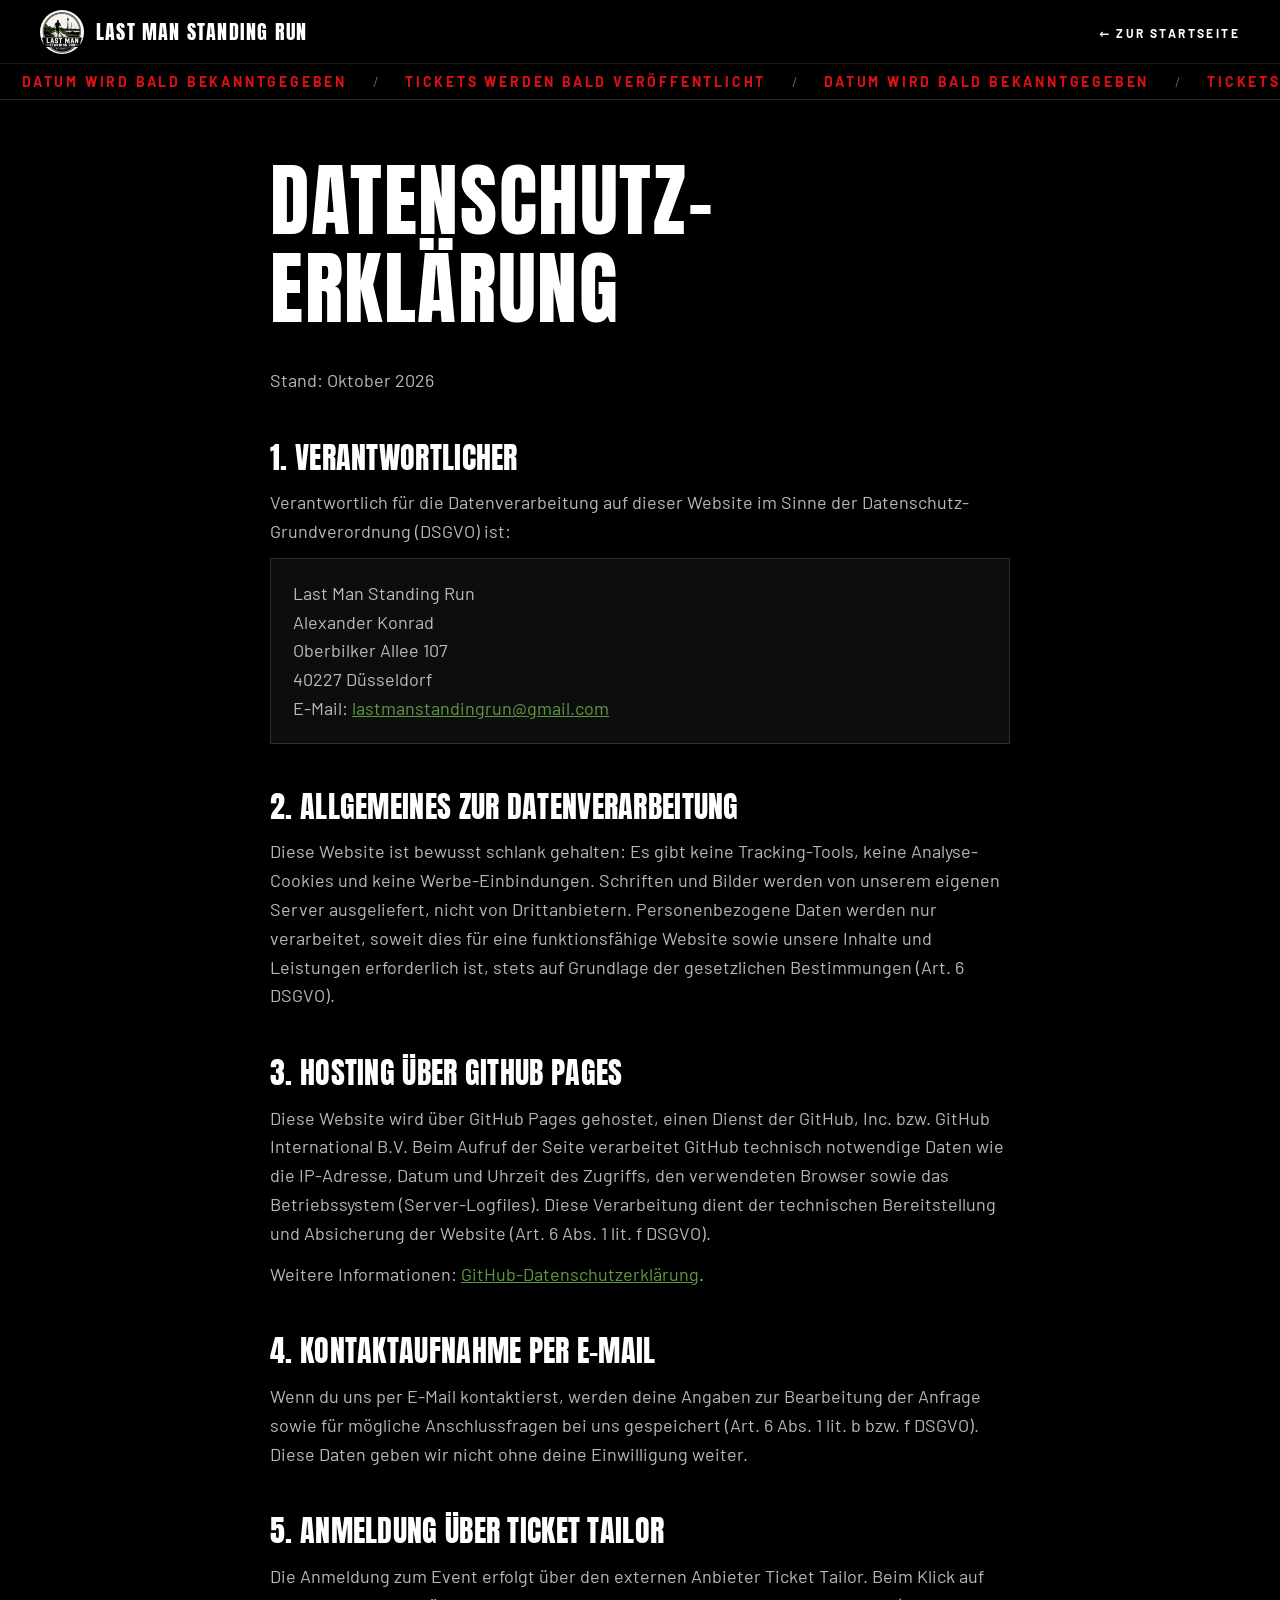
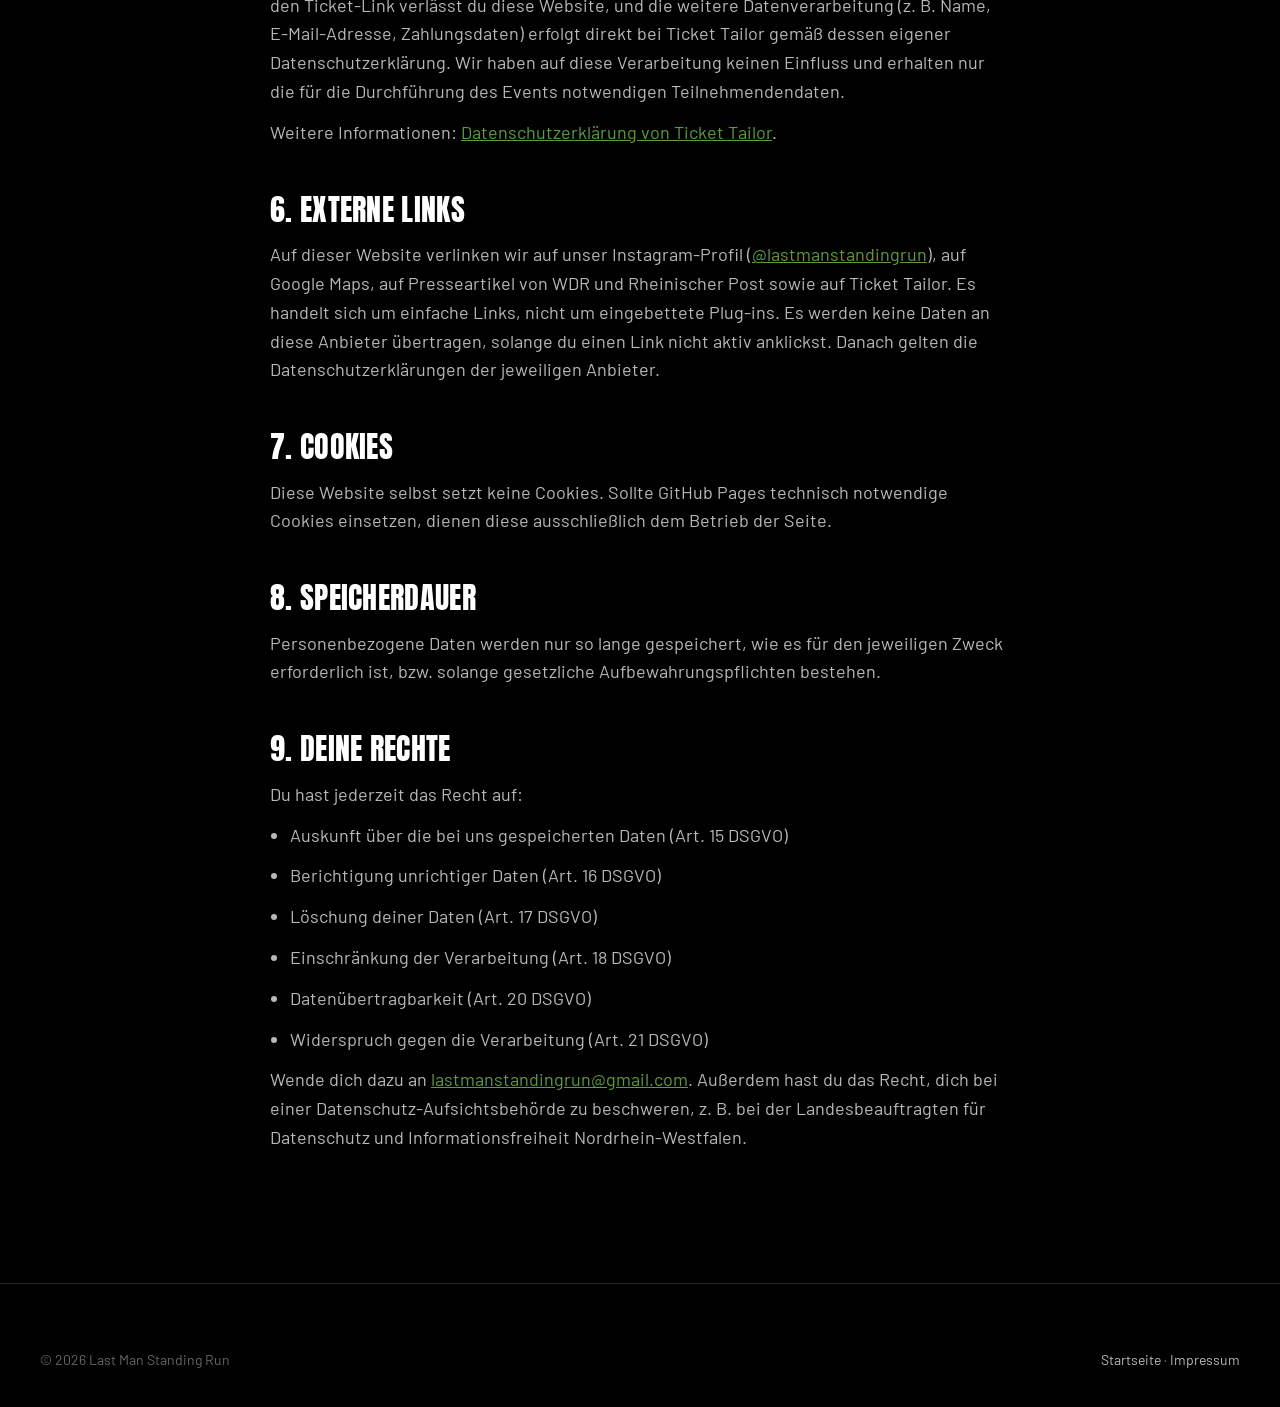
<file: datenschutz.html>
<!DOCTYPE html>
<html lang="de">
<head>
<meta charset="utf-8">
<meta name="viewport" content="width=device-width, initial-scale=1">
<title>Datenschutz – Last Man Standing Run</title>
<meta name="robots" content="noindex, nofollow">
<meta name="theme-color" content="#000000">
<link rel="icon" href="assets/img/logo.jpg">
<link rel="stylesheet" href="css/style.css">
</head>
<body>
<div class="ticker" role="region" aria-label="Hinweise"><div class="ticker-track" aria-hidden="true">
<span>Datum wird bald bekanntgegeben</span><i>/</i><span>Tickets werden bald veröffentlicht</span><i>/</i><span>Datum wird bald bekanntgegeben</span><i>/</i><span>Tickets werden bald veröffentlicht</span><i>/</i><span>Datum wird bald bekanntgegeben</span><i>/</i><span>Tickets werden bald veröffentlicht</span><i>/</i><span>Datum wird bald bekanntgegeben</span><i>/</i><span>Tickets werden bald veröffentlicht</span><i>/</i>
<span>Datum wird bald bekanntgegeben</span><i>/</i><span>Tickets werden bald veröffentlicht</span><i>/</i><span>Datum wird bald bekanntgegeben</span><i>/</i><span>Tickets werden bald veröffentlicht</span><i>/</i><span>Datum wird bald bekanntgegeben</span><i>/</i><span>Tickets werden bald veröffentlicht</span><i>/</i><span>Datum wird bald bekanntgegeben</span><i>/</i><span>Tickets werden bald veröffentlicht</span><i>/</i>
</div></div>
<header class="nav"><div class="wrap">
  <a class="brand" href="index.html"><img src="assets/img/logo.jpg" alt="" width="44" height="44"><span>Last Man Standing Run</span></a>
  <ul><li><a href="index.html">← Zur Startseite</a></li></ul>
</div></header>
<main class="legal"><div class="wrap">
<h1>Datenschutz&shy;erklärung</h1>
<p>Stand: Oktober 2026</p>

<h2>1. Verantwortlicher</h2>
<p>Verantwortlich für die Datenverarbeitung auf dieser Website im Sinne der Datenschutz-Grundverordnung (DSGVO) ist:</p>
<address>
Last Man Standing Run<br>
Alexander Konrad<br>
Oberbilker Allee 107<br>
40227 Düsseldorf<br>
E-Mail: <a href="mailto:lastmanstandingrun@gmail.com">lastmanstandingrun@gmail.com</a>
</address>

<h2>2. Allgemeines zur Datenverarbeitung</h2>
<p>Diese Website ist bewusst schlank gehalten: Es gibt keine Tracking-Tools, keine Analyse-Cookies und keine Werbe-Einbindungen. Schriften und Bilder werden von unserem eigenen Server ausgeliefert, nicht von Drittanbietern. Personenbezogene Daten werden nur verarbeitet, soweit dies für eine funktionsfähige Website sowie unsere Inhalte und Leistungen erforderlich ist, stets auf Grundlage der gesetzlichen Bestimmungen (Art. 6 DSGVO).</p>

<h2>3. Hosting über GitHub Pages</h2>
<p>Diese Website wird über GitHub Pages gehostet, einen Dienst der GitHub, Inc. bzw. GitHub International B.V. Beim Aufruf der Seite verarbeitet GitHub technisch notwendige Daten wie die IP-Adresse, Datum und Uhrzeit des Zugriffs, den verwendeten Browser sowie das Betriebssystem (Server-Logfiles). Diese Verarbeitung dient der technischen Bereitstellung und Absicherung der Website (Art. 6 Abs. 1 lit. f DSGVO).</p>
<p>Weitere Informationen: <a href="https://docs.github.com/site-policy/privacy-policies/github-general-privacy-statement" rel="noopener">GitHub-Datenschutzerklärung</a>.</p>

<h2>4. Kontaktaufnahme per E-Mail</h2>
<p>Wenn du uns per E-Mail kontaktierst, werden deine Angaben zur Bearbeitung der Anfrage sowie für mögliche Anschlussfragen bei uns gespeichert (Art. 6 Abs. 1 lit. b bzw. f DSGVO). Diese Daten geben wir nicht ohne deine Einwilligung weiter.</p>

<h2>5. Anmeldung über Ticket Tailor</h2>
<p>Die Anmeldung zum Event erfolgt über den externen Anbieter Ticket Tailor. Beim Klick auf den Ticket-Link verlässt du diese Website, und die weitere Datenverarbeitung (z. B. Name, E-Mail-Adresse, Zahlungsdaten) erfolgt direkt bei Ticket Tailor gemäß dessen eigener Datenschutzerklärung. Wir haben auf diese Verarbeitung keinen Einfluss und erhalten nur die für die Durchführung des Events notwendigen Teilnehmendendaten.</p>
<p>Weitere Informationen: <a href="https://www.tickettailor.com/legal/privacy/" rel="noopener">Datenschutzerklärung von Ticket Tailor</a>.</p>

<h2>6. Externe Links</h2>
<p>Auf dieser Website verlinken wir auf unser Instagram-Profil (<a href="https://www.instagram.com/lastmanstandingrun" rel="noopener">@lastmanstandingrun</a>), auf Google Maps, auf Presseartikel von WDR und Rheinischer Post sowie auf Ticket Tailor. Es handelt sich um einfache Links, nicht um eingebettete Plug-ins. Es werden keine Daten an diese Anbieter übertragen, solange du einen Link nicht aktiv anklickst. Danach gelten die Datenschutzerklärungen der jeweiligen Anbieter.</p>

<h2>7. Cookies</h2>
<p>Diese Website selbst setzt keine Cookies. Sollte GitHub Pages technisch notwendige Cookies einsetzen, dienen diese ausschließlich dem Betrieb der Seite.</p>

<h2>8. Speicherdauer</h2>
<p>Personenbezogene Daten werden nur so lange gespeichert, wie es für den jeweiligen Zweck erforderlich ist, bzw. solange gesetzliche Aufbewahrungspflichten bestehen.</p>

<h2>9. Deine Rechte</h2>
<p>Du hast jederzeit das Recht auf:</p>
<ul>
<li>Auskunft über die bei uns gespeicherten Daten (Art. 15 DSGVO)</li>
<li>Berichtigung unrichtiger Daten (Art. 16 DSGVO)</li>
<li>Löschung deiner Daten (Art. 17 DSGVO)</li>
<li>Einschränkung der Verarbeitung (Art. 18 DSGVO)</li>
<li>Datenübertragbarkeit (Art. 20 DSGVO)</li>
<li>Widerspruch gegen die Verarbeitung (Art. 21 DSGVO)</li>
</ul>
<p>Wende dich dazu an <a href="mailto:lastmanstandingrun@gmail.com">lastmanstandingrun@gmail.com</a>. Außerdem hast du das Recht, dich bei einer Datenschutz-Aufsichtsbehörde zu beschweren, z. B. bei der Landesbeauftragten für Datenschutz und Informationsfreiheit Nordrhein-Westfalen.</p>
</div></main>
<footer><div class="wrap"><div class="foot-bottom" style="margin-top:0;border-top:0;padding-top:0"><span>© 2026 Last Man Standing Run</span><span><a href="index.html">Startseite</a> · <a href="impressum.html">Impressum</a></span></div></div></footer>
</body>
</html>
</file>
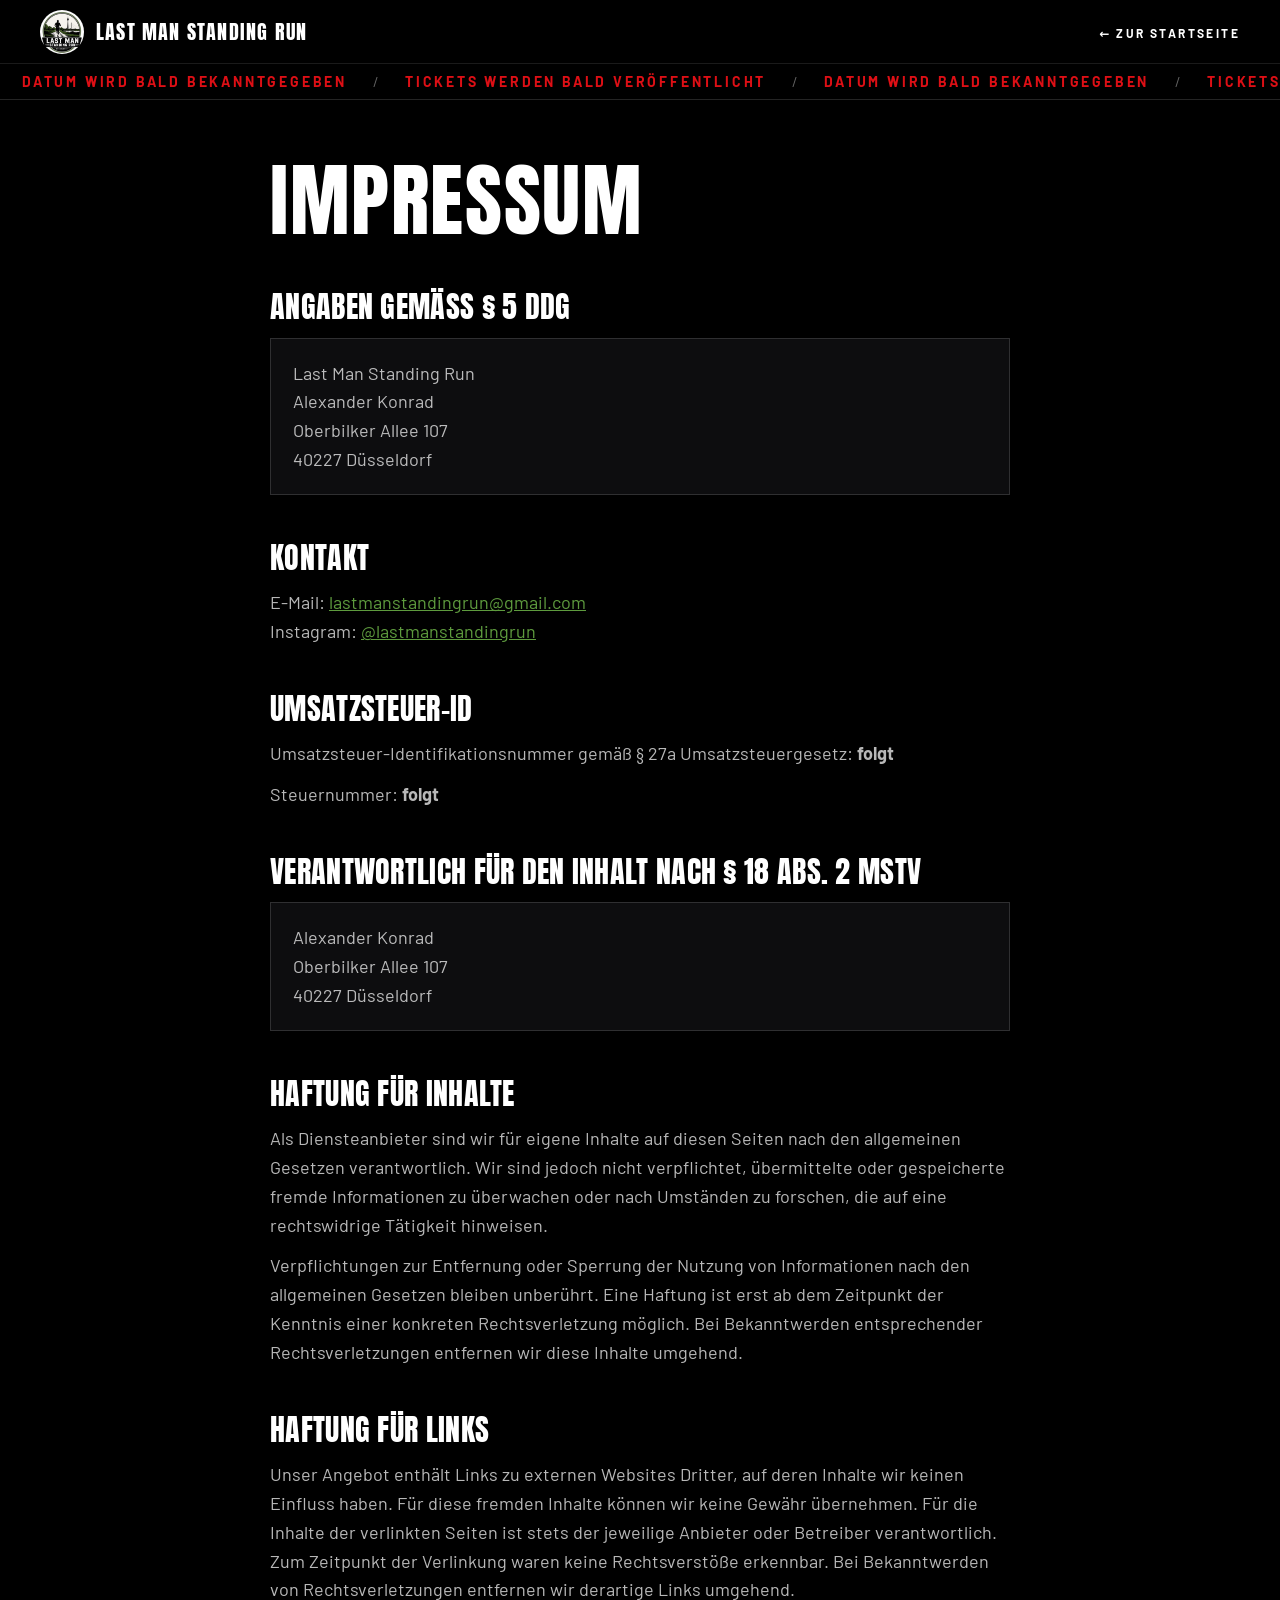
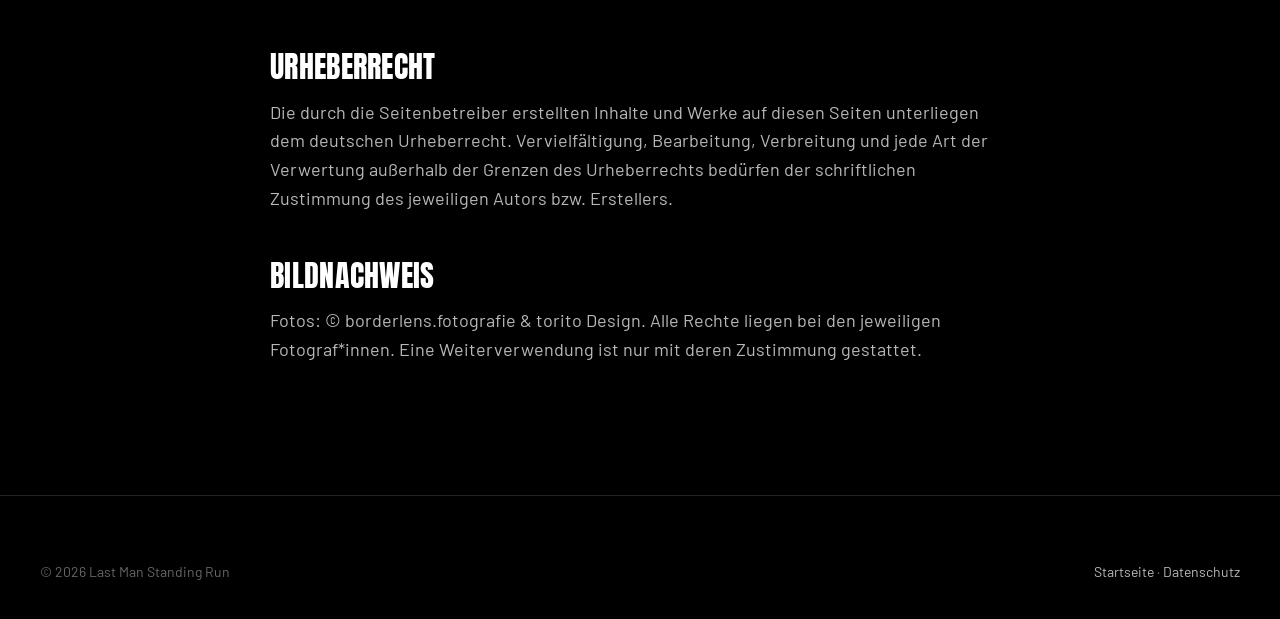
<file: impressum.html>
<!DOCTYPE html>
<html lang="de">
<head>
<meta charset="utf-8">
<meta name="viewport" content="width=device-width, initial-scale=1">
<title>Impressum – Last Man Standing Run</title>
<meta name="robots" content="noindex, nofollow">
<meta name="theme-color" content="#000000">
<link rel="icon" href="assets/img/logo.jpg">
<link rel="stylesheet" href="css/style.css">
</head>
<body>
<div class="ticker" role="region" aria-label="Hinweise"><div class="ticker-track" aria-hidden="true">
<span>Datum wird bald bekanntgegeben</span><i>/</i><span>Tickets werden bald veröffentlicht</span><i>/</i><span>Datum wird bald bekanntgegeben</span><i>/</i><span>Tickets werden bald veröffentlicht</span><i>/</i><span>Datum wird bald bekanntgegeben</span><i>/</i><span>Tickets werden bald veröffentlicht</span><i>/</i><span>Datum wird bald bekanntgegeben</span><i>/</i><span>Tickets werden bald veröffentlicht</span><i>/</i>
<span>Datum wird bald bekanntgegeben</span><i>/</i><span>Tickets werden bald veröffentlicht</span><i>/</i><span>Datum wird bald bekanntgegeben</span><i>/</i><span>Tickets werden bald veröffentlicht</span><i>/</i><span>Datum wird bald bekanntgegeben</span><i>/</i><span>Tickets werden bald veröffentlicht</span><i>/</i><span>Datum wird bald bekanntgegeben</span><i>/</i><span>Tickets werden bald veröffentlicht</span><i>/</i>
</div></div>
<header class="nav"><div class="wrap">
  <a class="brand" href="index.html"><img src="assets/img/logo.jpg" alt="" width="44" height="44"><span>Last Man Standing Run</span></a>
  <ul><li><a href="index.html">← Zur Startseite</a></li></ul>
</div></header>
<main class="legal"><div class="wrap">
<h1>Impressum</h1>

<h2>Angaben gemäß § 5 DDG</h2>
<address>
Last Man Standing Run<br>
Alexander Konrad<br>
Oberbilker Allee 107<br>
40227 Düsseldorf
</address>

<h2>Kontakt</h2>
<p>E-Mail: <a href="mailto:lastmanstandingrun@gmail.com">lastmanstandingrun@gmail.com</a><br>
Instagram: <a href="https://www.instagram.com/lastmanstandingrun" rel="noopener">@lastmanstandingrun</a></p>

<h2>Umsatzsteuer-ID</h2>
<p>Umsatzsteuer-Identifikationsnummer gemäß § 27a Umsatzsteuergesetz: <strong>folgt</strong></p>
<p>Steuernummer: <strong>folgt</strong></p>

<h2>Verantwortlich für den Inhalt nach § 18 Abs. 2 MStV</h2>
<address>
Alexander Konrad<br>
Oberbilker Allee 107<br>
40227 Düsseldorf
</address>

<h2>Haftung für Inhalte</h2>
<p>Als Diensteanbieter sind wir für eigene Inhalte auf diesen Seiten nach den allgemeinen Gesetzen verantwortlich. Wir sind jedoch nicht verpflichtet, übermittelte oder gespeicherte fremde Informationen zu überwachen oder nach Umständen zu forschen, die auf eine rechtswidrige Tätigkeit hinweisen.</p>
<p>Verpflichtungen zur Entfernung oder Sperrung der Nutzung von Informationen nach den allgemeinen Gesetzen bleiben unberührt. Eine Haftung ist erst ab dem Zeitpunkt der Kenntnis einer konkreten Rechtsverletzung möglich. Bei Bekanntwerden entsprechender Rechtsverletzungen entfernen wir diese Inhalte umgehend.</p>

<h2>Haftung für Links</h2>
<p>Unser Angebot enthält Links zu externen Websites Dritter, auf deren Inhalte wir keinen Einfluss haben. Für diese fremden Inhalte können wir keine Gewähr übernehmen. Für die Inhalte der verlinkten Seiten ist stets der jeweilige Anbieter oder Betreiber verantwortlich. Zum Zeitpunkt der Verlinkung waren keine Rechtsverstöße erkennbar. Bei Bekanntwerden von Rechtsverletzungen entfernen wir derartige Links umgehend.</p>

<h2>Urheberrecht</h2>
<p>Die durch die Seitenbetreiber erstellten Inhalte und Werke auf diesen Seiten unterliegen dem deutschen Urheberrecht. Vervielfältigung, Bearbeitung, Verbreitung und jede Art der Verwertung außerhalb der Grenzen des Urheberrechts bedürfen der schriftlichen Zustimmung des jeweiligen Autors bzw. Erstellers.</p>

<h2>Bildnachweis</h2>
<p>Fotos: © borderlens.fotografie &amp; torito Design. Alle Rechte liegen bei den jeweiligen Fotograf*innen. Eine Weiterverwendung ist nur mit deren Zustimmung gestattet.</p>
</div></main>
<footer><div class="wrap"><div class="foot-bottom" style="margin-top:0;border-top:0;padding-top:0"><span>© 2026 Last Man Standing Run</span><span><a href="index.html">Startseite</a> · <a href="datenschutz.html">Datenschutz</a></span></div></div></footer>
</body>
</html>
</file>
<file: css/style.css>
/* Last Man Standing Run – Design nach DESIGN.md */
@font-face{font-family:"Anton";src:url(../assets/fonts/anton-400.woff2) format("woff2");font-weight:400;font-display:swap}
@font-face{font-family:"Barlow";src:url(../assets/fonts/barlow-400.woff2) format("woff2");font-weight:400;font-display:swap}
@font-face{font-family:"Barlow";src:url(../assets/fonts/barlow-500.woff2) format("woff2");font-weight:500;font-display:swap}
@font-face{font-family:"Barlow";src:url(../assets/fonts/barlow-600.woff2) format("woff2");font-weight:600;font-display:swap}
@font-face{font-family:"Barlow";src:url(../assets/fonts/barlow-700.woff2) format("woff2");font-weight:700;font-display:swap}

:root{
  --bg:#000;--band:#050505;--card:#0d0d0f;--card-alt:#111;
  --text:#fff;--muted:rgba(255,255,255,.72);--dim:rgba(255,255,255,.55);--faint:rgba(255,255,255,.4);
  --line:rgba(255,255,255,.14);--line-soft:rgba(255,255,255,.1);--line-faint:rgba(255,255,255,.08);
  --accent:#5e9b3e;--accent-deep:#3f6b2b;--cream:#f2efe6;--alert:#dd0f15;
  --display:"Anton","Arial Narrow",Impact,sans-serif;
  --body:"Barlow",system-ui,-apple-system,"Segoe UI",sans-serif;
  --pad-y:clamp(72px,9.3vw,130px);--pad-x:clamp(18px,5vw,40px);--max:1360px;--head-gap:clamp(36px,4vw,56px);
  --ticker-h:36px;--nav-h:64px;
}
*{box-sizing:border-box;margin:0;padding:0}
html{scroll-behavior:smooth;scroll-padding-top:calc(var(--ticker-h) + var(--nav-h) + 8px);-webkit-text-size-adjust:100%}
body{background:var(--bg);color:var(--text);font:400 18px/1.6 var(--body);overflow-x:hidden}
img{display:block;max-width:100%;height:auto}
a{color:inherit}
ul{list-style:none}
:focus-visible{outline:2px solid #fff;outline-offset:3px}
.skip{position:absolute;left:-999px;top:0;background:#fff;color:#000;padding:10px 16px;z-index:200;font-weight:700}
.skip:focus{left:8px;top:8px}
.wrap{max-width:var(--max);margin:0 auto;padding:0 var(--pad-x)}

/* Typografie */
.display,h1,h2,h3{font-family:var(--display);font-weight:400;text-transform:uppercase;line-height:1.25}
h1{font-size:clamp(52px,9vw,100px);letter-spacing:.02em;line-height:1.1}
h2{font-size:clamp(38px,5.2vw,64px);letter-spacing:.01em}
h3{font-size:clamp(22px,2vw,26px);letter-spacing:.02em;line-height:1.2}
.kicker{display:flex;align-items:center;gap:12px;font:700 15px/1.2 var(--body);letter-spacing:.14em;text-transform:uppercase;color:var(--accent);margin-bottom:22px}
.kicker::before{content:"";width:8px;height:8px;background:var(--accent);flex:none}
p.lead{font-size:clamp(18px,1.6vw,21px);color:var(--muted);max-width:34em}
p{color:var(--muted)}
.label{font:600 12px/1.3 var(--body);letter-spacing:.2em;text-transform:uppercase;color:var(--dim)}

/* Laufband (Alarm) */
.ticker{position:fixed;top:var(--nav-h);left:0;right:0;height:var(--ticker-h);z-index:89;background:#000;border-bottom:1px solid var(--line);overflow:hidden;display:flex;align-items:center}
.ticker-track{display:flex;align-items:center;height:100%;width:max-content;animation:marquee 38s linear infinite;will-change:transform}
.ticker:hover .ticker-track{animation-play-state:paused}
.ticker span{font:700 14px/1 var(--body);letter-spacing:.2em;text-transform:uppercase;color:var(--alert);white-space:nowrap;padding:0 22px}
.ticker i{font:400 14px/1 var(--body);font-style:normal;color:var(--faint);padding:0 4px}
@keyframes marquee{to{transform:translateX(-50%)}}

/* Navigation */
.nav{position:fixed;top:0;left:0;right:0;height:var(--nav-h);z-index:90;background:rgba(0,0,0,.92);backdrop-filter:blur(8px);-webkit-backdrop-filter:blur(8px);border-bottom:1px solid var(--line-soft)}
.nav .wrap{height:100%;display:flex;align-items:center;justify-content:space-between;gap:24px}
.brand{display:flex;align-items:center;gap:12px;text-decoration:none}
.brand img{width:44px;height:44px;border-radius:50%}
.brand span{font:400 20px/1 var(--display);letter-spacing:.06em;text-transform:uppercase;white-space:nowrap}
.nav ul{display:flex;gap:30px}
.nav ul a{font:700 12px/1 var(--body);letter-spacing:.2em;text-transform:uppercase;text-decoration:none;padding:8px 0;border-bottom:1px solid transparent;transition:border-color .2s}
.nav ul a:hover{border-color:var(--accent)}
.burger{display:none;background:none;border:1px solid var(--line);width:44px;height:44px;color:#fff;cursor:pointer}
.burger span,.burger span::before,.burger span::after{display:block;width:18px;height:2px;background:#fff;margin:0 auto;position:relative}
.burger span::before,.burger span::after{content:"";position:absolute;left:0}
.burger span::before{top:-6px}.burger span::after{top:6px}

/* Buttons */
.btn{display:inline-block;font:700 12px/1 var(--body);letter-spacing:.22em;text-transform:uppercase;text-decoration:none;color:#fff;background:var(--accent-deep);padding:17px 34px;border:1px solid var(--accent-deep);cursor:pointer;transition:background .2s,border-color .2s;position:relative;overflow:hidden}
.btn:hover{background:var(--accent);border-color:var(--accent)}
.btn::after{content:"";position:absolute;inset:0;background:linear-gradient(100deg,transparent 30%,rgba(255,255,255,.28) 50%,transparent 70%);transform:translateX(-120%)}
.btn:hover::after{transform:translateX(120%);transition:transform .7s ease}
.btn.ghost{background:transparent;border-color:var(--line)}
.btn.ghost:hover{border-color:#fff;background:transparent}
.btn[aria-disabled="true"]{background:var(--card);border-color:var(--line);color:var(--dim);cursor:not-allowed;pointer-events:none}
.btn[aria-disabled="true"]::after{display:none}
.btn-row{display:flex;flex-wrap:wrap;gap:14px;align-items:center}

/* Sektionen */
section{position:relative}
.sec{padding:var(--pad-y) 0}
.sec.band{background:var(--band);border-top:1px solid var(--line-faint);border-bottom:1px solid var(--line-faint)}
.sec-head{margin-bottom:var(--head-gap);max-width:900px}
.sec-head p{margin-top:22px}

/* Hero */
.hero{min-height:100svh;padding-top:calc(var(--ticker-h) + var(--nav-h));display:flex;align-items:flex-end;overflow:hidden;isolation:isolate}
.hero-bg{position:absolute;inset:0;z-index:-2}
.hero-bg img{width:100%;height:100%;object-fit:cover;object-position:center 40%;filter:grayscale(1) contrast(1.15) brightness(.55);transform:scale(1.04);animation:drift 24s ease-in-out infinite alternate}
.hero::before{content:"";position:absolute;inset:0;z-index:-1;background:linear-gradient(180deg,rgba(0,0,0,.55) 0%,rgba(0,0,0,.1) 35%,rgba(0,0,0,.92) 88%,#000 100%),linear-gradient(90deg,rgba(63,107,43,.28),transparent 60%)}
.hero .wrap{width:100%;padding-bottom:clamp(40px,6vw,80px)}
.hero h1{max-width:14ch;margin-bottom:26px}
.hero p.lead{margin-bottom:34px;color:rgba(255,255,255,.82)}
.hero-note{margin-top:22px;font:600 12px/1.4 var(--body);letter-spacing:.18em;text-transform:uppercase;color:var(--dim)}
@keyframes drift{from{transform:scale(1.04) translateY(0)}to{transform:scale(1.1) translateY(-14px)}}

/* Laufband Info */
.strip{background:#000;border-top:1px solid var(--line);border-bottom:1px solid var(--line);overflow:hidden;height:57px;display:flex;align-items:center}
.strip-track{display:flex;align-items:center;width:max-content;animation:marquee 40s linear infinite}
.strip:hover .strip-track{animation-play-state:paused}
.strip span{font:700 14px/1 var(--body);letter-spacing:.2em;text-transform:uppercase;white-space:nowrap;padding:0 22px}
.strip i{font:400 14px/1 var(--body);font-style:normal;color:var(--faint)}

/* Kennzahlen */
.stats{display:grid;grid-template-columns:repeat(4,1fr);border-top:1px solid var(--line);border-left:1px solid var(--line)}
.stat{padding:clamp(24px,3vw,44px) clamp(18px,2.4vw,36px);border-right:1px solid var(--line);border-bottom:1px solid var(--line)}
.stat b{display:block;font:400 clamp(56px,7vw,104px)/1 var(--display);letter-spacing:.01em;color:#fff}
.stat b small{font-size:.4em;color:var(--accent);margin-left:6px;letter-spacing:.04em}
.stat .label{margin-top:12px;display:block}

/* Format */
.format-grid{display:grid;grid-template-columns:5fr 7fr;gap:clamp(32px,6vw,96px);align-items:stretch}
.steps{counter-reset:s;display:flex;flex-direction:column;border-top:1px solid var(--line)}
.steps li{flex:1;align-content:center;counter-increment:s;display:grid;grid-template-columns:72px 1fr;gap:18px;padding:26px 0;border-bottom:1px solid var(--line)}
.steps li::before{content:"0" counter(s);font:400 44px/1 var(--display);color:var(--accent)}
.steps h3{margin-bottom:8px}
.board{background:var(--card);border:1px solid var(--line);padding:clamp(22px,3vw,40px);}
.board-top{display:flex;justify-content:space-between;gap:16px;margin-bottom:26px}
.board-row{display:grid;grid-template-columns:repeat(3,1fr);gap:0;border-top:1px solid var(--line-soft)}
.board-cell{padding:22px 0 8px}
.board-cell+.board-cell{padding-left:20px;border-left:1px solid var(--line-soft)}
.seg{font:400 clamp(48px,6.4vw,92px)/1 var(--display);letter-spacing:.02em;font-variant-numeric:tabular-nums;color:#fff}
.seg.green{color:var(--accent)}
.sim{border-top:1px solid var(--line-soft);padding-top:22px}
.sim-svg{display:block;width:100%;height:auto;overflow:visible}
.sim-svg .lane{fill:none;stroke:rgba(255,255,255,.28);stroke-width:1.6}
.sim-svg .clock-bg{fill:none;stroke:rgba(255,255,255,.12);stroke-width:5}
.sim-svg .clock-arc{fill:none;stroke:var(--accent);stroke-width:5;stroke-dasharray:238.8;stroke-dashoffset:0}
.sim-svg .clock-label{font:600 7px var(--body);letter-spacing:.2em;text-transform:uppercase;fill:rgba(255,255,255,.55)}
.sim-svg .clock-time{font:400 24px var(--display);fill:#fff;letter-spacing:.02em}
.sim-svg circle.run{fill:#fff}
.sim-svg circle.win{fill:var(--accent);stroke:#fff;stroke-width:1.2}
.sim-svg circle.win.fin{r:7}
.sim-svg circle.out{fill:var(--alert)}
#medal{opacity:0;transform-box:fill-box;transform-origin:50% 100%}
#clock{transition:opacity .6s}
.medal-in{opacity:1!important;animation:medalPop .8s cubic-bezier(.2,1.4,.4,1) both}
.medal-text{font:400 11px var(--display);letter-spacing:.1em;text-transform:uppercase;fill:#f2c94c}
.medal-ribbon{fill:var(--accent)}
.medal-num{font:400 14px var(--display);fill:#5a3d05}
@keyframes medalPop{from{opacity:0;transform:scale(.2)}to{opacity:1;transform:scale(1)}}
.sim-read{display:grid;grid-template-columns:1fr;border-top:1px solid var(--line-soft);margin-top:22px}
.board-bar{height:6px;background:var(--line-soft);margin-top:26px;position:relative;overflow:hidden}
.board-bar i{position:absolute;inset:0 auto 0 0;width:100%;background:var(--accent-deep);transform-origin:left;transform:scaleX(1)}
.glory{margin-top:34px;border:1px solid var(--accent-deep);padding:26px 28px;background:linear-gradient(90deg,rgba(63,107,43,.2),transparent)}
.glory h3{color:var(--accent);margin-bottom:8px}

/* Für wen */
.cols3{display:grid;grid-template-columns:repeat(3,1fr);gap:0;border-top:1px solid var(--line);border-left:1px solid var(--line)}
.cols3>div{padding:clamp(26px,3vw,44px);border-right:1px solid var(--line);border-bottom:1px solid var(--line);background:var(--card)}
.cols3 h3{margin-bottom:14px}

/* Leistungen */
.perk-grid{display:grid;grid-template-columns:repeat(4,1fr);border-top:1px solid var(--line);border-left:1px solid var(--line)}
.perk{padding:28px 26px 30px;border-right:1px solid var(--line);border-bottom:1px solid var(--line);transition:background .2s}
.perk:hover{background:var(--card-alt)}
.perk .label{color:var(--accent);display:block;margin-bottom:12px}
.perk h3{margin-bottom:8px;font-size:22px}
.perk p{font-size:16px}
.small-note{margin-top:18px;font-size:15px;color:var(--dim)}

/* Camp */
.camp-grid{display:grid;grid-template-columns:7fr 5fr;gap:clamp(28px,5vw,72px);align-items:center}
.camp-img{border:1px solid var(--line)}
.camp-img img{width:100%}
.ticket-box{border:1px solid var(--line);background:var(--card);padding:clamp(22px,3vw,36px)}
.ticket-box ul{margin-top:18px;border-top:1px solid var(--line-soft)}
.ticket-box li{padding:12px 0;border-bottom:1px solid var(--line-soft);font-size:16px;color:var(--muted)}

/* Strecke */
.route-grid{display:grid;grid-template-columns:5fr 7fr;gap:clamp(28px,5vw,72px);align-items:center}
.route-facts{display:grid;grid-template-columns:repeat(2,1fr);border-top:1px solid var(--line);border-left:1px solid var(--line);margin:30px 0}
.route-facts div{padding:18px 20px;border-right:1px solid var(--line);border-bottom:1px solid var(--line)}
.route-facts b{display:block;font:400 38px/1 var(--display)}
.route-map{background:var(--card);border:1px solid var(--line);padding:clamp(16px,3vw,36px);display:flex;justify-content:center;background-image:radial-gradient(rgba(255,255,255,.06) 1px,transparent 1px);background-size:24px 24px}
.route-map svg{width:min(100%,380px);height:auto;overflow:visible}
.route-line{fill:none;stroke:var(--accent);stroke-width:3.2;stroke-linecap:round;stroke-linejoin:round;stroke-dasharray:var(--len,3000);stroke-dashoffset:var(--len,3000)}
.route-map.in .route-line{animation:draw 5s ease-in-out forwards}
@keyframes draw{to{stroke-dashoffset:0}}
.route-base{fill:none;stroke:var(--line);stroke-width:3.2;stroke-linecap:round;stroke-linejoin:round}

/* Beweise */
.proof-grid{display:grid;grid-template-columns:repeat(3,1fr);gap:0;border-top:1px solid var(--line);border-left:1px solid var(--line);margin-bottom:var(--head-gap)}
.proof{padding:clamp(24px,3vw,40px);border-right:1px solid var(--line);border-bottom:1px solid var(--line)}
.proof b{display:block;font:400 clamp(60px,8vw,112px)/1 var(--display)}
.growth{display:grid;gap:14px;margin-top:20px}
.growth div{display:grid;grid-template-columns:52px 1fr 40px;gap:12px;align-items:center;font-weight:600;font-size:15px}
.growth .bar{height:10px;background:var(--line-soft);position:relative}
.growth .bar i{position:absolute;inset:0 auto 0 0;background:var(--accent-deep);width:var(--w);transform-origin:left;transform:scaleX(0);transition:transform 1.2s cubic-bezier(.2,.7,.2,1)}
.in .growth .bar i{transform:scaleX(1)}
.growth div:last-child .bar i{background:var(--accent)}
table.results{width:100%;border-collapse:collapse;margin-top:10px}
table.results th{font:600 12px/1 var(--body);letter-spacing:.2em;text-transform:uppercase;color:var(--dim);text-align:left;padding:14px 16px;border-bottom:1px solid var(--line)}
table.results td{padding:20px 16px;border-bottom:1px solid var(--line-soft);font-size:18px}
table.results td:first-child{font:400 28px/1 var(--display);color:var(--dim)}
table.results .name{font:400 26px/1.1 var(--display);text-transform:uppercase;color:#fff}
table.results tr.top td:first-child{box-shadow:inset 3px 0 0 var(--accent);color:var(--accent)}
.result-wrap{overflow-x:auto}
.group-photo{margin-top:var(--head-gap);position:relative;border:1px solid var(--line)}
.recap-photo{margin:28px auto 0}
.group-photo img{width:100%;aspect-ratio:16/9;object-fit:cover}
.group-photo figcaption{position:absolute;left:0;bottom:0;right:0;padding:60px 24px 22px;background:linear-gradient(transparent,rgba(0,0,0,.92));font:700 12px/1.3 var(--body);letter-spacing:.2em;text-transform:uppercase}
.press{margin-top:var(--head-gap);display:grid;grid-template-columns:repeat(3,1fr);border-top:1px solid var(--line);border-left:1px solid var(--line)}
.press a{padding:26px;border-right:1px solid var(--line);border-bottom:1px solid var(--line);text-decoration:none;display:block;transition:background .2s}
.press a:hover{background:var(--card-alt)}
.press-img{padding:0!important;display:flex!important;flex-direction:column}
.press-img .thumb{display:block;aspect-ratio:16/9;overflow:hidden;border-bottom:1px solid var(--line)}
.press-img .thumb img{width:106.98%;max-width:none;margin:-1.63% 0 0 -3.49%;transition:transform .5s}
.press-img:hover .thumb img{transform:scale(1.04)}
.press-rp .thumb img{width:107.66%;margin:-37.97% 0 0 -2.19%}
.press-rp2 .thumb img{width:100%;height:100%;object-fit:cover;margin:0}
.press-img .logo{display:inline-flex;align-self:flex-start;background:#fff;padding:8px 12px;margin:20px 26px 14px}
.press-img .logo img{height:22px;width:auto}
.press-img .t{padding:0 26px 26px}
.press .label{color:var(--accent);display:block;margin-bottom:10px}
.press span.t{font:400 22px/1.15 var(--display);text-transform:uppercase;display:block;color:#fff}

/* Galerie */
.gallery{display:flex;gap:2px;overflow-x:auto;scroll-snap-type:x mandatory;scrollbar-width:none;-webkit-overflow-scrolling:touch}
.gallery::-webkit-scrollbar{display:none}
.gallery figure{flex:0 0 min(78vw,400px);scroll-snap-align:start}
.gallery img{width:100%;aspect-ratio:3/4;object-fit:cover;filter:grayscale(.15) contrast(1.05)}
.gallery figure{position:relative}
.gallery figcaption{position:absolute;left:0;right:0;bottom:0;padding:90px 22px 22px;background:linear-gradient(transparent,rgba(0,0,0,.92));display:flex;flex-direction:column;gap:4px}
.gallery figcaption .label{color:var(--accent)}
.gallery figcaption b{font:400 clamp(28px,3vw,36px)/1.2 var(--display);text-transform:uppercase}
.gallery figcaption span:last-child{font-size:15px;color:var(--muted)}
.gal-head{display:flex;justify-content:space-between;align-items:flex-end;gap:20px;margin-bottom:var(--head-gap)}
.gal-ctrl{display:flex;align-items:center;gap:12px}
.gal-ctrl button{width:48px;height:48px;background:transparent;border:1px solid var(--line);color:#fff;font-size:22px;cursor:pointer;transition:border-color .2s}
.gal-ctrl button:hover{border-color:#fff}
.gal-count{font:600 14px/1 var(--body);letter-spacing:.16em;color:var(--dim);min-width:56px;text-align:center}

/* Regeln */
.rules-grid{display:grid;grid-template-columns:1fr 1fr;gap:clamp(28px,5vw,72px)}
.rule-list{border-top:1px solid var(--line)}
.rule-list li{padding:16px 0;border-bottom:1px solid var(--line-soft);display:flex;gap:16px;color:var(--muted);font-size:17px}
.rule-list li::before{content:"";width:8px;height:8px;background:var(--accent);margin-top:11px;flex:none}
.must{display:grid;gap:14px;margin-bottom:26px}
.must div{border:1px solid var(--accent-deep);padding:22px 24px;background:linear-gradient(90deg,rgba(63,107,43,.18),transparent)}
.must h3{margin-bottom:6px}

/* Tickets */
.tickets{display:grid;grid-template-columns:repeat(3,1fr);gap:0;border-top:1px solid var(--line);border-left:1px solid var(--line)}
.ticket{padding:clamp(26px,3vw,44px);border-right:1px solid var(--line);border-bottom:1px solid var(--line);background:var(--card);display:flex;flex-direction:column;gap:10px}
.ticket.hl{background:linear-gradient(180deg,rgba(63,107,43,.22),var(--card))}
.ticket .price{font:400 clamp(64px,7vw,96px)/1 var(--display);margin:12px 0 4px}
.ticket .price small{font-size:.38em;color:var(--dim);letter-spacing:.04em}
.ticket p{font-size:16px}
.ticket .btn{margin-top:auto;text-align:center}
.pay-note{margin-top:20px;font-size:15px;color:var(--dim)}

/* Menschen */
.people{display:grid;grid-template-columns:5fr 7fr;gap:clamp(28px,6vw,96px);align-items:center}
.people img{width:100%;aspect-ratio:4/5;object-fit:cover;border:1px solid var(--line)}
.people p+p{margin-top:18px}

/* Zuschauer / Sponsoren */
.notice{border:1px dashed var(--line);padding:30px;color:var(--muted);max-width:640px}
.sponsor-row{display:flex;flex-wrap:wrap;gap:8px;margin-bottom:34px}
.sponsor{width:min(100%,300px);aspect-ratio:3/2;display:flex;align-items:center;justify-content:center;border:1px solid var(--line);background:#fff;padding:12px}
.sponsor img{max-height:100%;object-fit:contain}
.sponsor img.paobu{width:82%;height:auto}
.sponsor.empty{background:var(--card);color:var(--faint);font:600 12px/1.4 var(--body);letter-spacing:.2em;text-transform:uppercase;text-align:center}

/* FAQ */
.faq{border-top:1px solid var(--line);max-width:900px}
.faq details{border-bottom:1px solid var(--line)}
.faq summary{list-style:none;cursor:pointer;padding:24px 56px 24px 0;font:400 clamp(22px,2.4vw,30px)/1.25 var(--display);text-transform:uppercase;position:relative}
.faq summary::-webkit-details-marker{display:none}
.faq summary::after{content:"+";position:absolute;right:6px;top:50%;transform:translateY(-50%);font:400 34px/1 var(--display);color:var(--accent);transition:transform .25s}
.faq details[open] summary::after{transform:translateY(-50%) rotate(45deg)}
.faq details p{padding:0 0 26px;max-width:40em}

/* CTA */
.cta{min-height:80svh;display:flex;align-items:center;text-align:left;background:#000;overflow:hidden;isolation:isolate}
.cta::before{content:"";position:absolute;inset:0;z-index:-1;background:url(../assets/img/eindruck-1.jpg) center 30%/cover;filter:grayscale(1) brightness(.28) contrast(1.2)}
.cta::after{content:"";position:absolute;inset:0;z-index:-1;background:linear-gradient(180deg,#000,transparent 30%,transparent 70%,#000)}
.cta h2{font-size:clamp(56px,10vw,128px);letter-spacing:.02em;margin-bottom:26px;line-height:1.1}
.cta p.lead{margin-bottom:34px}

/* Footer */
footer{background:#000;border-top:1px solid var(--line);padding:65px 0 36px}
.foot-grid{display:grid;grid-template-columns:2fr 1fr 1fr 1fr;gap:40px}
.foot-grid img{width:96px;height:96px;border-radius:50%;margin-bottom:18px}
footer h4{font:700 12px/1 var(--body);letter-spacing:.2em;text-transform:uppercase;color:var(--dim);margin-bottom:18px}
footer li{margin-bottom:10px;font-size:16px}
footer a{text-decoration:none;color:var(--muted)}
footer a:hover{color:#fff}
.foot-bottom{margin-top:56px;padding-top:24px;border-top:1px solid var(--line-soft);font-size:14px;color:var(--faint);display:flex;flex-wrap:wrap;gap:12px 32px;justify-content:space-between}

/* Rechtstexte */
.legal{padding:calc(var(--ticker-h) + var(--nav-h) + 56px) 0 var(--pad-y)}
.legal .wrap{max-width:820px}
.legal h1{font-size:clamp(44px,7vw,80px);margin-bottom:34px}
.legal h2{font-size:30px;margin:44px 0 12px;color:#fff}
.legal p,.legal li{color:var(--muted);margin-bottom:12px}
.legal ul{padding-left:20px;list-style:disc}
.legal address{font-style:normal;border:1px solid var(--line);background:var(--card);padding:20px 22px;margin-bottom:14px;color:var(--muted)}
.legal a{color:var(--accent)}

/* Eintritt */
.reveal{opacity:0;transform:translateY(12px);transition:opacity .6s cubic-bezier(.2,.7,.2,1),transform .6s cubic-bezier(.2,.7,.2,1)}
.reveal.in{opacity:1;transform:none}

/* Responsiv */
@media(max-width:1180px){
  .nav ul{gap:18px}
  .nav ul a{letter-spacing:.14em}
  .brand span{font-size:17px}
}
@media(max-width:1080px){
  .perk-grid{grid-template-columns:repeat(2,1fr)}
  .foot-grid{grid-template-columns:1fr 1fr}
}
@media(max-width:900px){
  .nav ul{display:none}
  .burger{display:block}
  .nav.open ul{display:flex;flex-direction:column;position:absolute;top:var(--nav-h);left:0;right:0;background:#000;padding:20px var(--pad-x) 28px;gap:0;border-bottom:1px solid var(--line)}
  .nav.open ul a{display:block;padding:18px 0;border-bottom:1px solid var(--line-soft);font-size:14px}
  .format-grid,.camp-grid,.route-grid,.rules-grid,.people{grid-template-columns:1fr}
  .board{position:static}
  .stats,.proof-grid,.tickets,.cols3,.press{grid-template-columns:1fr 1fr}
  .tickets{grid-template-columns:1fr}
  .cols3,.press{grid-template-columns:1fr}
}
@media(max-width:640px){
  body{font-size:16px}
  .stats{grid-template-columns:1fr 1fr}
  .proof-grid{grid-template-columns:1fr}
  .perk-grid{grid-template-columns:1fr}
  .sim-read .seg{font-size:clamp(34px,10vw,48px)}
  .sim-read .board-cell+.board-cell{padding-left:12px}
  .brand span{font-size:16px}
  .foot-grid{grid-template-columns:1fr}
  .btn{padding:17px 24px}
  .hero{min-height:92svh}
  .gal-head{flex-direction:column;align-items:flex-start}
}
@media(prefers-reduced-motion:reduce){
  *{animation:none!important;transition:none!important;scroll-behavior:auto!important}
  .reveal{opacity:1;transform:none}
  .route-line{stroke-dashoffset:0}
  .growth .bar i{transform:scaleX(1)}
  .ticker-track,.strip-track{transform:none}
}
</file>
